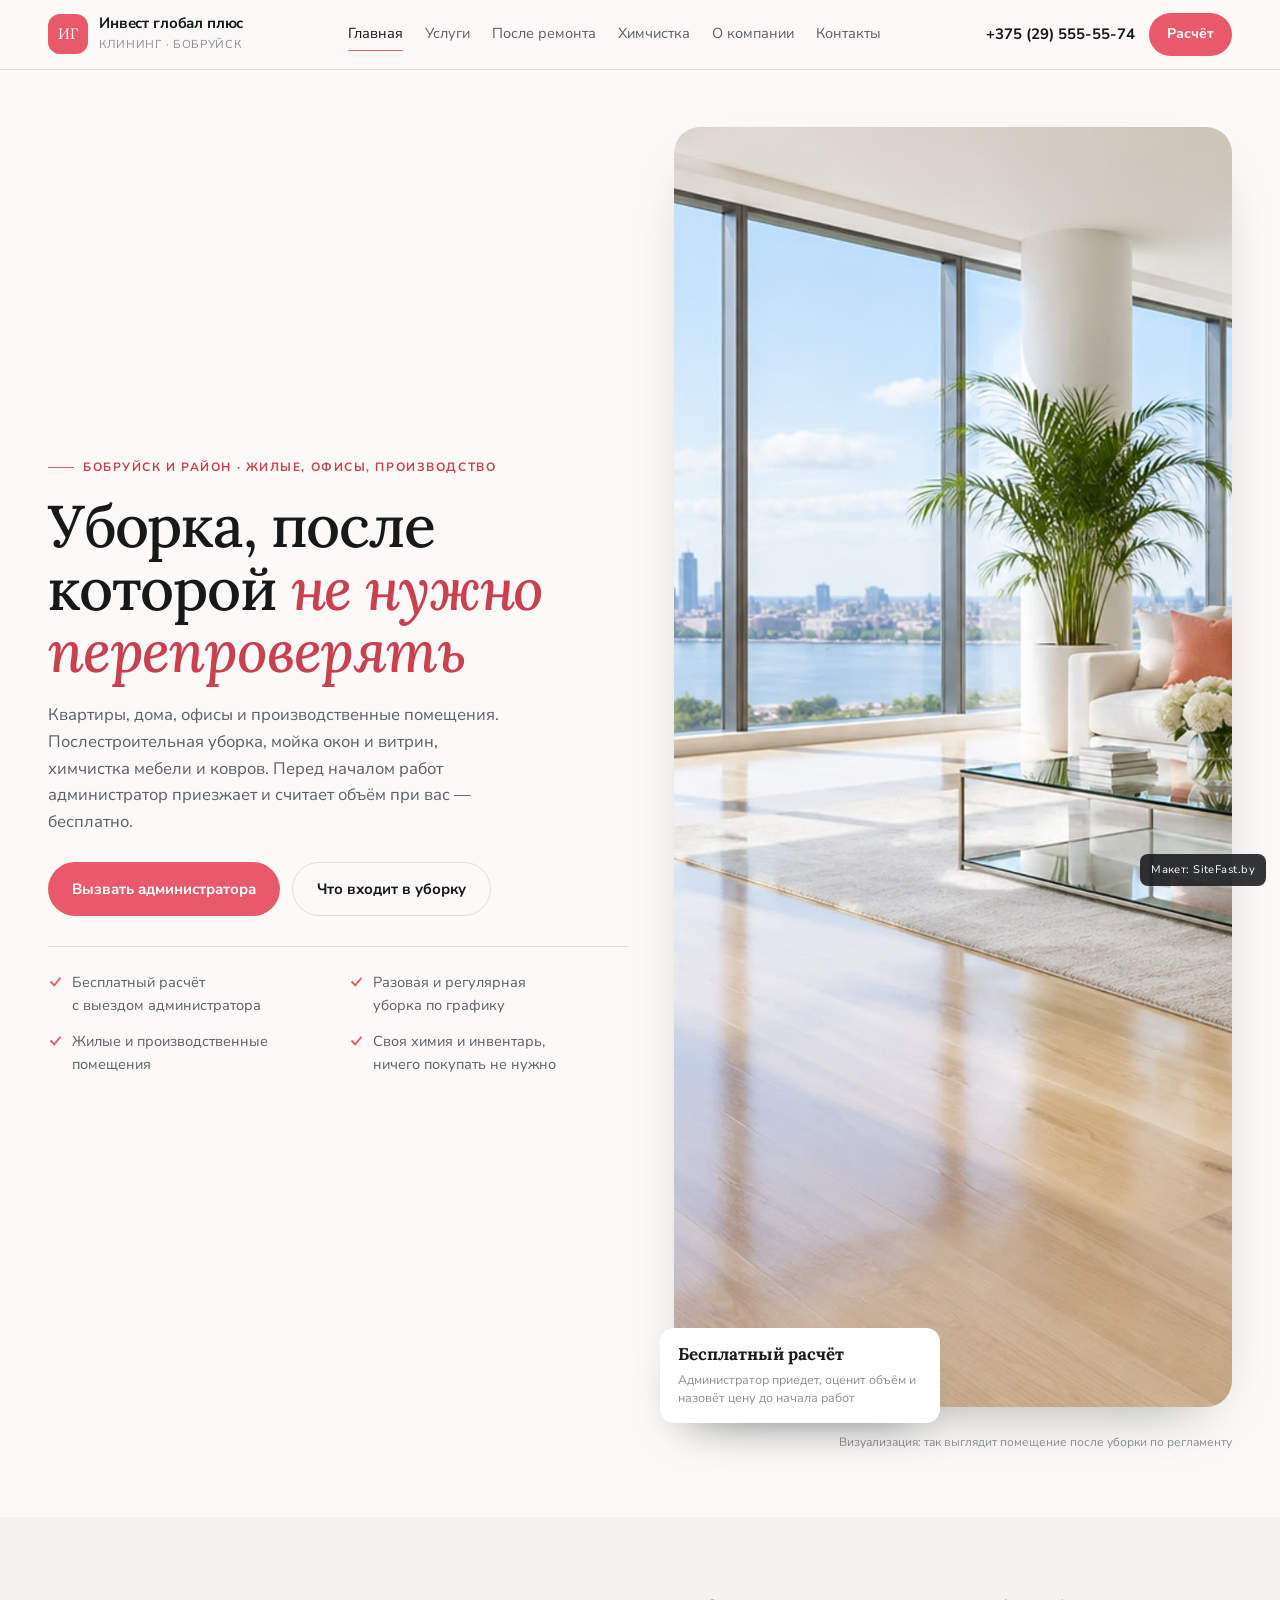
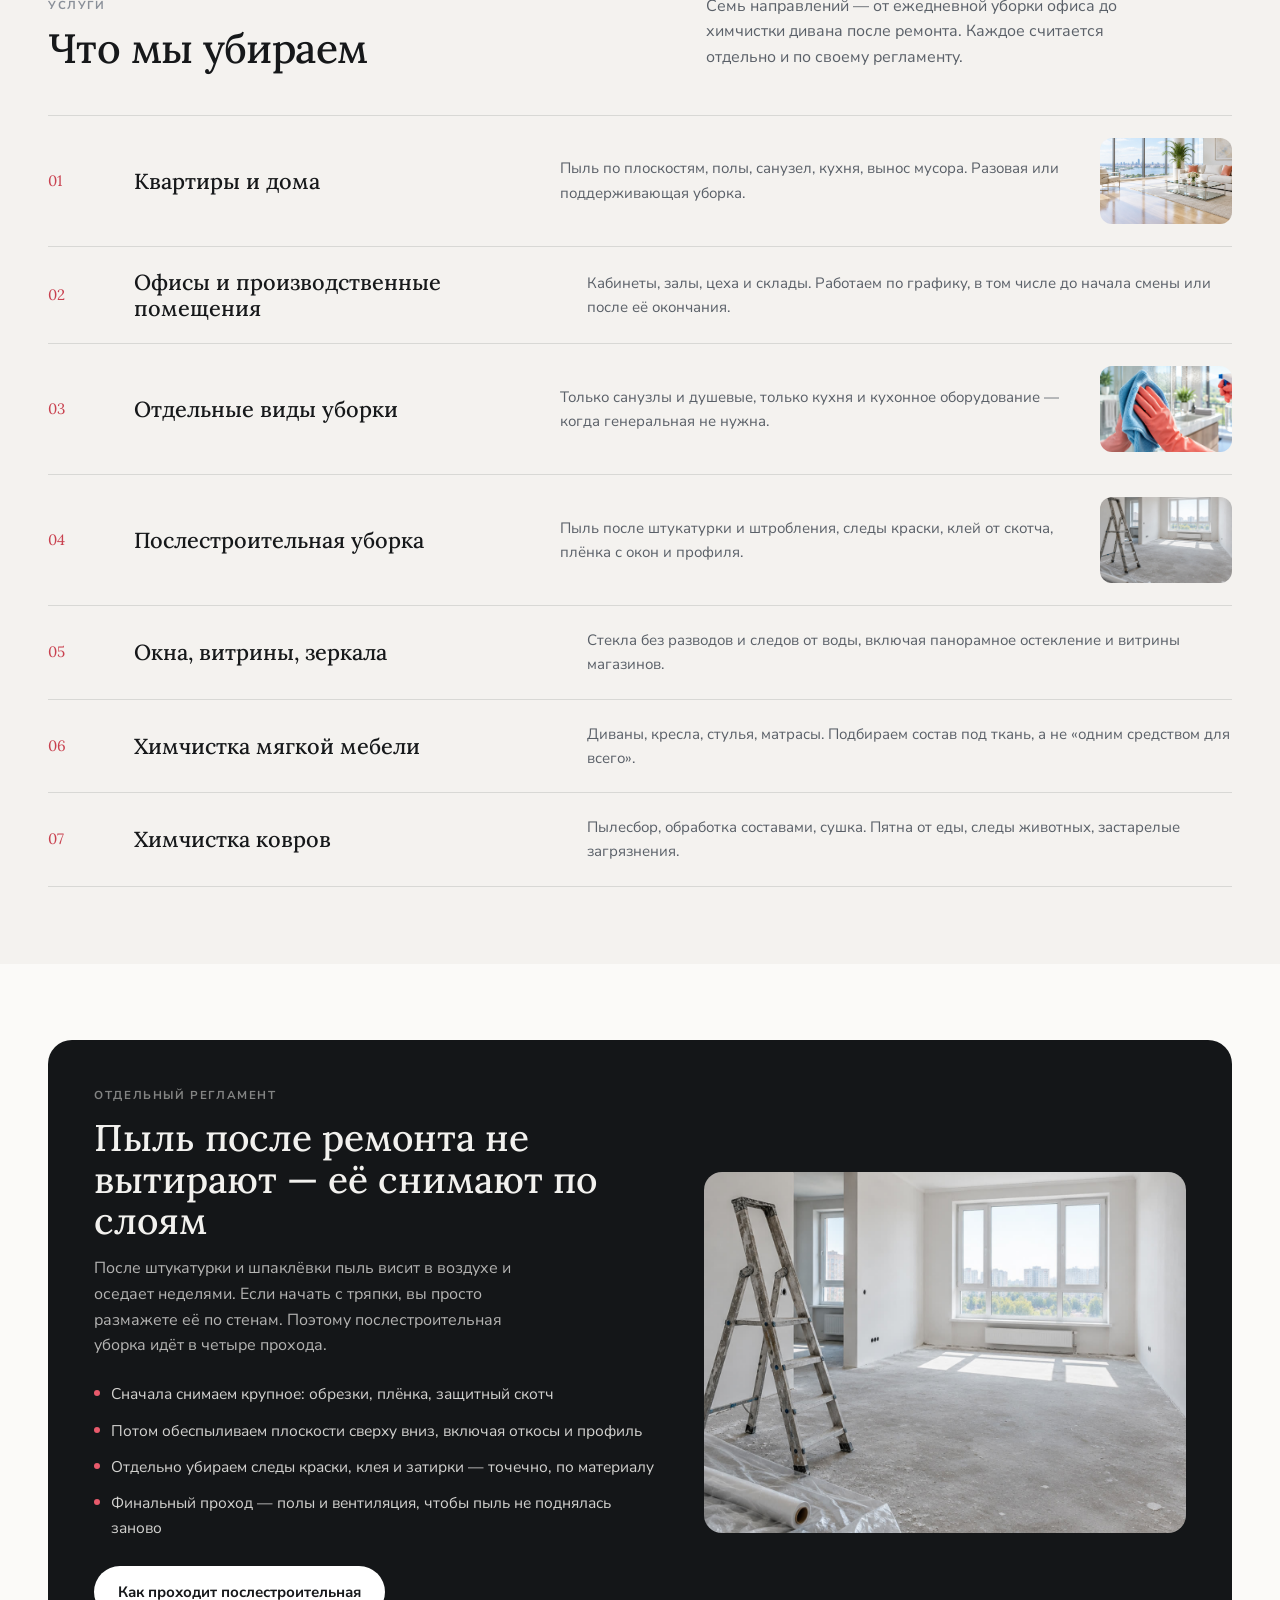
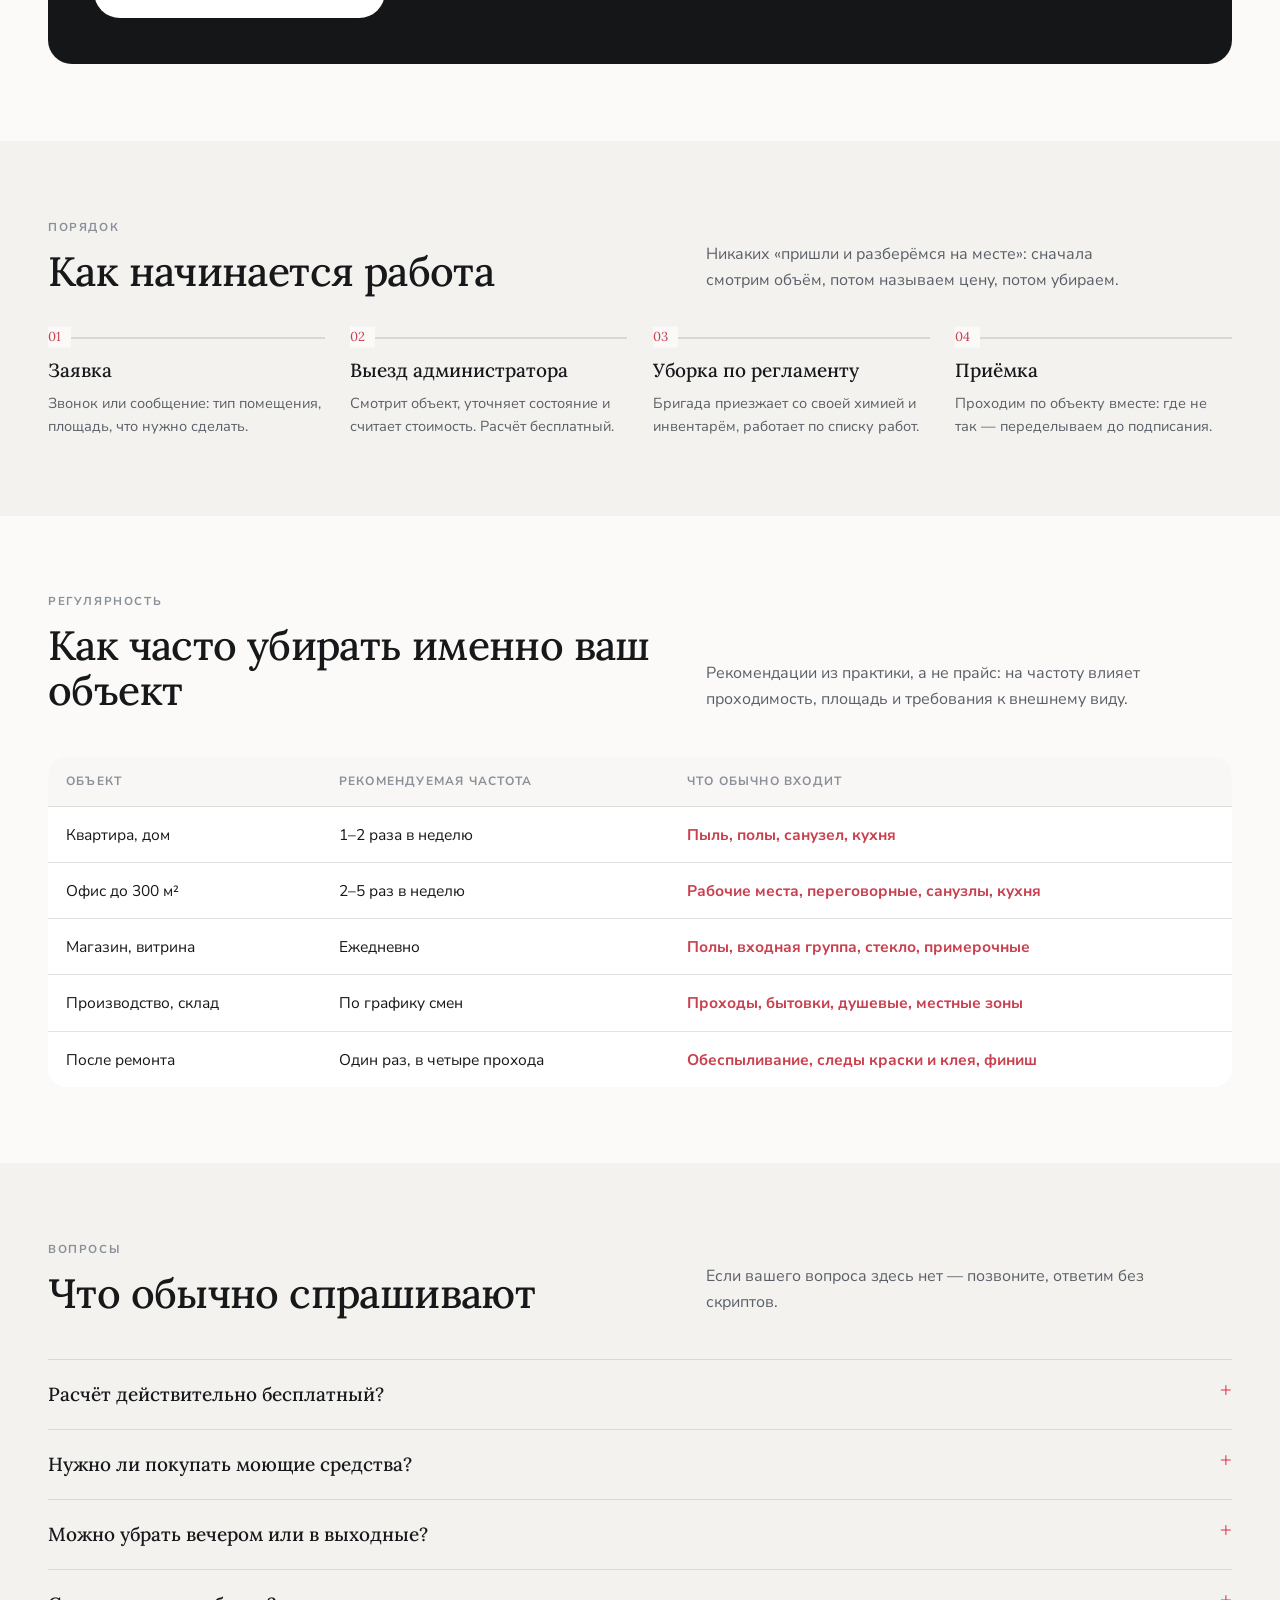
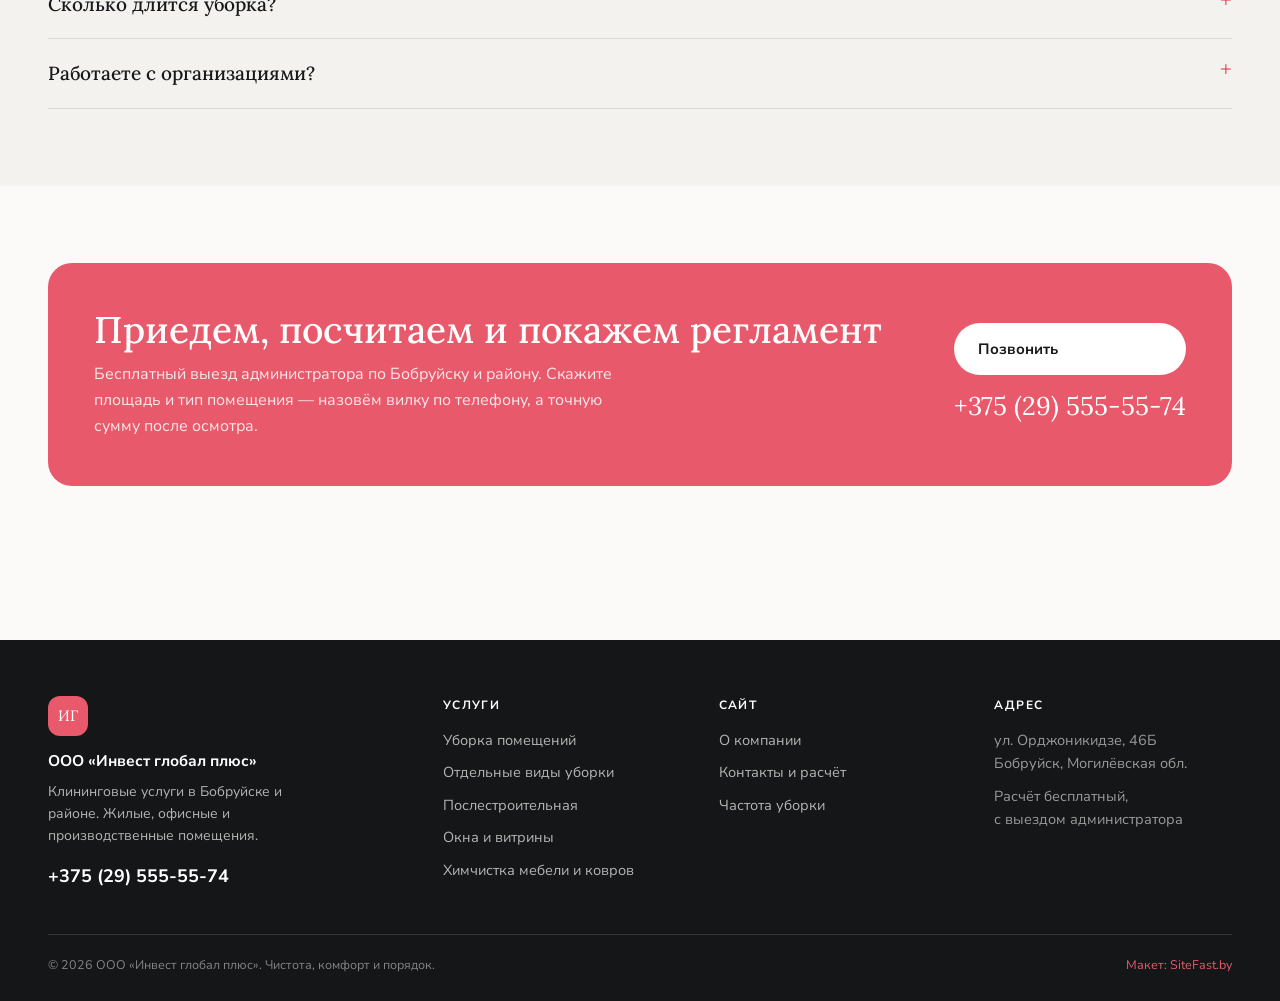
<file: index.html>
<!DOCTYPE html>
<html lang="ru">
<head>
<meta charset="UTF-8">
<meta name="viewport" content="width=device-width, initial-scale=1.0">
<title>Клининговые услуги в Бобруйске — ООО «Инвест глобал плюс»</title>
<meta name="description" content="Уборка квартир, офисов и производственных помещений в Бобруйске. Послестроительная уборка, мойка окон и витрин, химчистка мебели и ковров. Бесплатный расчёт с выездом администратора.">
<link rel="preconnect" href="https://fonts.googleapis.com">
<link rel="preconnect" href="https://fonts.gstatic.com" crossorigin>
<link href="https://fonts.googleapis.com/css2?family=Lora:ital,wght@0,400;0,500;0,600;1,400&family=Nunito+Sans:wght@300;400;600;700&display=swap" rel="stylesheet">
<link rel="stylesheet" href="assets/site.css">
</head>
<body>
<a class="skip" href="#main">К содержанию</a>
<header class="top">
  <div class="wrap bar">
    <a class="brand" href="index.html"><span class="brand__mark">ИГ</span><span class="brand__txt"><b>Инвест глобал плюс</b><i>клининг · Бобруйск</i></span></a>
    <nav class="nav" id="nav"><a href="index.html" class="on">Главная</a><a href="uslugi.html">Услуги</a><a href="posle-remonta.html">После ремонта</a><a href="himchistka.html">Химчистка</a><a href="about.html">О компании</a><a href="contacts.html">Контакты</a></nav>
    <div class="top__act">
      <a class="tel" href="tel:+375295555574">+375 (29) 555-55-74</a>
      <a class="btn btn--sm" href="contacts.html">Расчёт</a>
      <button class="burger" id="burger" aria-label="Меню" aria-expanded="false"><span></span><span></span></button>
    </div>
  </div>
</header>
<main id="main">
<section class="hero"><div class="wrap"><div class="hero__g">
  <div>
    <div class="eyebrow">Бобруйск и район · жилые, офисы, производство</div>
    <h1>Уборка, после которой <em>не нужно перепроверять</em></h1>
    <p class="hero__sub">Квартиры, дома, офисы и производственные помещения. Послестроительная уборка, мойка окон и витрин, химчистка мебели и ковров. Перед началом работ администратор приезжает и считает объём при вас — бесплатно.</p>
    <div class="hero__cta">
      <a class="btn" href="tel:+375295555574">Вызвать администратора</a>
      <a class="btn btn--ghost" href="uslugi.html">Что входит в уборку</a>
    </div>
    <ul class="hero__trust">
      <li><svg width="15" height="15" viewBox="0 0 24 24" fill="none" stroke="#E85A6B" stroke-width="3"><path d="M4 12l6 6L20 6"/></svg><span>Бесплатный расчёт<br>с выездом администратора</span></li>
      <li><svg width="15" height="15" viewBox="0 0 24 24" fill="none" stroke="#E85A6B" stroke-width="3"><path d="M4 12l6 6L20 6"/></svg><span>Разовая и регулярная<br>уборка по графику</span></li>
      <li><svg width="15" height="15" viewBox="0 0 24 24" fill="none" stroke="#E85A6B" stroke-width="3"><path d="M4 12l6 6L20 6"/></svg><span>Жилые и производственные<br>помещения</span></li>
      <li><svg width="15" height="15" viewBox="0 0 24 24" fill="none" stroke="#E85A6B" stroke-width="3"><path d="M4 12l6 6L20 6"/></svg><span>Своя химия и инвентарь,<br>ничего покупать не нужно</span></li>
    </ul>
  </div>
  <div class="hero__fig">
    <img src="assets/hero.jpg" alt="Гостиная после профессиональной уборки" width="1600" height="1280">
    <div class="hero__offer"><b>Бесплатный расчёт</b><span>Администратор приедет, оценит объём и назовёт цену до начала работ</span></div>
  </div>
</div>
<p class="hero__cap">Визуализация: так выглядит помещение после уборки по регламенту</p>
</div></section><section class="sec sec--tint" id="svc"><div class="wrap">
  <div class="hed"><div><div class="micro">Услуги</div><h2>Что мы убираем</h2></div>
  <p>Семь направлений — от ежедневной уборки офиса до химчистки дивана после ремонта. Каждое считается отдельно и по своему регламенту.</p></div>
  <div class="svc">
    <a class="svc__row" href="uslugi.html#home"><span class="svc__n">01</span><span class="svc__t">Квартиры и дома</span><span class="svc__d">Пыль по плоскостям, полы, санузел, кухня, вынос мусора. Разовая или поддерживающая уборка.</span><img class="svc__img" src="assets/hero.jpg" alt="" loading="lazy"></a>
    <a class="svc__row svc__row--noimg" href="uslugi.html#prod"><span class="svc__n">02</span><span class="svc__t">Офисы и производственные помещения</span><span class="svc__d">Кабинеты, залы, цеха и склады. Работаем по графику, в том числе до начала смены или после её окончания.</span></a>
    <a class="svc__row" href="uslugi.html#single"><span class="svc__n">03</span><span class="svc__t">Отдельные виды уборки</span><span class="svc__d">Только санузлы и душевые, только кухня и кухонное оборудование — когда генеральная не нужна.</span><img class="svc__img" src="assets/process.jpg" alt="" loading="lazy"></a>
    <a class="svc__row" href="posle-remonta.html"><span class="svc__n">04</span><span class="svc__t">Послестроительная уборка</span><span class="svc__d">Пыль после штукатурки и штробления, следы краски, клей от скотча, плёнка с окон и профиля.</span><img class="svc__img" src="assets/remont.jpg" alt="" loading="lazy"></a>
    <a class="svc__row svc__row--noimg" href="uslugi.html#glass"><span class="svc__n">05</span><span class="svc__t">Окна, витрины, зеркала</span><span class="svc__d">Стекла без разводов и следов от воды, включая панорамное остекление и витрины магазинов.</span></a>
    <a class="svc__row svc__row--noimg" href="himchistka.html"><span class="svc__n">06</span><span class="svc__t">Химчистка мягкой мебели</span><span class="svc__d">Диваны, кресла, стулья, матрасы. Подбираем состав под ткань, а не «одним средством для всего».</span></a>
    <a class="svc__row svc__row--noimg" href="himchistka.html#carpets"><span class="svc__n">07</span><span class="svc__t">Химчистка ковров</span><span class="svc__d">Пылесбор, обработка составами, сушка. Пятна от еды, следы животных, застарелые загрязнения.</span></a>
  </div>
</div></section><section class="sec"><div class="wrap"><div class="dark">
  <div>
    <div class="micro">Отдельный регламент</div>
    <h2>Пыль после ремонта не вытирают — её снимают по слоям</h2>
    <p>После штукатурки и шпаклёвки пыль висит в воздухе и оседает неделями. Если начать с тряпки, вы просто размажете её по стенам. Поэтому послестроительная уборка идёт в четыре прохода.</p>
    <ul>
      <li>Сначала снимаем крупное: обрезки, плёнка, защитный скотч</li>
      <li>Потом обеспыливаем плоскости сверху вниз, включая откосы и профиль</li>
      <li>Отдельно убираем следы краски, клея и затирки — точечно, по материалу</li>
      <li>Финальный проход — полы и вентиляция, чтобы пыль не поднялась заново</li>
    </ul>
    <div class="dark__act"><a class="btn btn--light" href="posle-remonta.html">Как проходит послестроительная</a></div>
  </div>
  <img src="assets/remont.jpg" alt="Помещение после ремонта перед уборкой" loading="lazy">
</div></div></section><section class="sec sec--tint"><div class="wrap">
  <div class="hed"><div><div class="micro">Порядок</div><h2>Как начинается работа</h2></div>
  <p>Никаких «пришли и разберёмся на месте»: сначала смотрим объём, потом называем цену, потом убираем.</p></div>
  <div class="steps">
    <div class="step"><h3>Заявка</h3><p>Звонок или сообщение: тип помещения, площадь, что нужно сделать.</p></div>
    <div class="step"><h3>Выезд администратора</h3><p>Смотрит объект, уточняет состояние и считает стоимость. Расчёт бесплатный.</p></div>
    <div class="step"><h3>Уборка по регламенту</h3><p>Бригада приезжает со своей химией и инвентарём, работает по списку работ.</p></div>
    <div class="step"><h3>Приёмка</h3><p>Проходим по объекту вместе: где не так — переделываем до подписания.</p></div>
  </div>
</div></section><section class="sec" id="freq"><div class="wrap">
  <div class="hed"><div><div class="micro">Регулярность</div><h2>Как часто убирать именно ваш объект</h2></div>
  <p>Рекомендации из практики, а не прайс: на частоту влияет проходимость, площадь и требования к внешнему виду.</p></div>
  <div class="tblWrap"><table class="freq">
    <thead><tr><th>Объект</th><th>Рекомендуемая частота</th><th>Что обычно входит</th></tr></thead>
    <tbody>
      <tr><td>Квартира, дом</td><td>1–2 раза в неделю</td><td>Пыль, полы, санузел, кухня</td></tr>
      <tr><td>Офис до 300 м²</td><td>2–5 раз в неделю</td><td>Рабочие места, переговорные, санузлы, кухня</td></tr>
      <tr><td>Магазин, витрина</td><td>Ежедневно</td><td>Полы, входная группа, стекло, примерочные</td></tr>
      <tr><td>Производство, склад</td><td>По графику смен</td><td>Проходы, бытовки, душевые, местные зоны</td></tr>
      <tr><td>После ремонта</td><td>Один раз, в четыре прохода</td><td>Обеспыливание, следы краски и клея, финиш</td></tr>
    </tbody>
  </table></div>
</div></section><section class="sec sec--tint" id="qa"><div class="wrap">
  <div class="hed"><div><div class="micro">Вопросы</div><h2>Что обычно спрашивают</h2></div>
  <p>Если вашего вопроса здесь нет — позвоните, ответим без скриптов.</p></div>
  <div class="qa">
    <details><summary>Расчёт действительно бесплатный?</summary><p>Да. Администратор приезжает на объект, оценивает площадь и состояние, после этого называет стоимость. Выезд и расчёт ничего не стоят и не обязывают заказывать уборку.</p></details>
    <details><summary>Нужно ли покупать моющие средства?</summary><p>Нет. Мы приезжаем со своей химией и инвентарём. Если у вас есть требование по конкретным составам — например, для техники или деликатных поверхностей — скажите заранее, подберём.</p></details>
    <details><summary>Можно убрать вечером или в выходные?</summary><p>Да, для офисов и магазинов это обычная практика: убираем до открытия или после закрытия, чтобы не мешать работе. Конкретное время согласовываем при расчёте.</p></details>
    <details><summary>Сколько длится уборка?</summary><p>Зависит от площади и состояния. Квартиру делаем обычно за один выезд, производственные помещения — по графику. Точное время администратор назовёт после осмотра.</p></details>
    <details><summary>Работаете с организациями?</summary><p>Да, мы ООО. Обслуживаем офисы, магазины и производственные помещения, в том числе по регулярному графику. Условия и документы обсуждаются при заключении договора.</p></details>
  </div>
</div></section><section class="sec"><div class="wrap"><div class="cta">
  <div><h2>Приедем, посчитаем и покажем регламент</h2><p>Бесплатный выезд администратора по Бобруйску и району. Скажите площадь и тип помещения — назовём вилку по телефону, а точную сумму после осмотра.</p></div>
  <div class="cta__b"><a class="btn btn--light" href="tel:+375295555574">Позвонить</a><a class="cta__phone" href="tel:+375295555574">+375 (29) 555-55-74</a></div>
</div></div></section>
</main>
<footer class="foot">
  <div class="wrap">
    <div class="foot__grid">
      <div class="foot__brand">
        <div class="brand__mark">ИГ</div>
        <b>ООО «Инвест глобал плюс»</b>
        <p>Клининговые услуги в Бобруйске и районе. Жилые, офисные и производственные помещения.</p>
        <a class="tel tel--foot" href="tel:+375295555574">+375 (29) 555-55-74</a>
      </div>
      <div><h4>Услуги</h4><ul>
        <li><a href="uslugi.html">Уборка помещений</a></li>
        <li><a href="uslugi.html#single">Отдельные виды уборки</a></li>
        <li><a href="posle-remonta.html">Послестроительная</a></li>
        <li><a href="uslugi.html#glass">Окна и витрины</a></li>
        <li><a href="himchistka.html">Химчистка мебели и ковров</a></li>
      </ul></div>
      <div><h4>Сайт</h4><ul>
        <li><a href="about.html">О компании</a></li>
        <li><a href="contacts.html">Контакты и расчёт</a></li>
        <li><a href="uslugi.html#freq">Частота уборки</a></li>
      </ul></div>
      <div><h4>Адрес</h4><ul class="foot__addr">
        <li>ул. Орджоникидзе, 46Б<br>Бобруйск, Могилёвская обл.</li>
        <li>Расчёт бесплатный,<br>с выездом администратора</li>
      </ul></div>
    </div>
    <div class="foot__bottom">
      <span>© 2026 ООО «Инвест глобал плюс». Чистота, комфорт и порядок.</span>
      <span class="wm">Макет: SiteFast.by</span>
    </div>
  </div>
</footer>
<div class="stamp">Макет: SiteFast.by</div>
<script src="assets/site.js"></script>
</body>
</html>
</file>
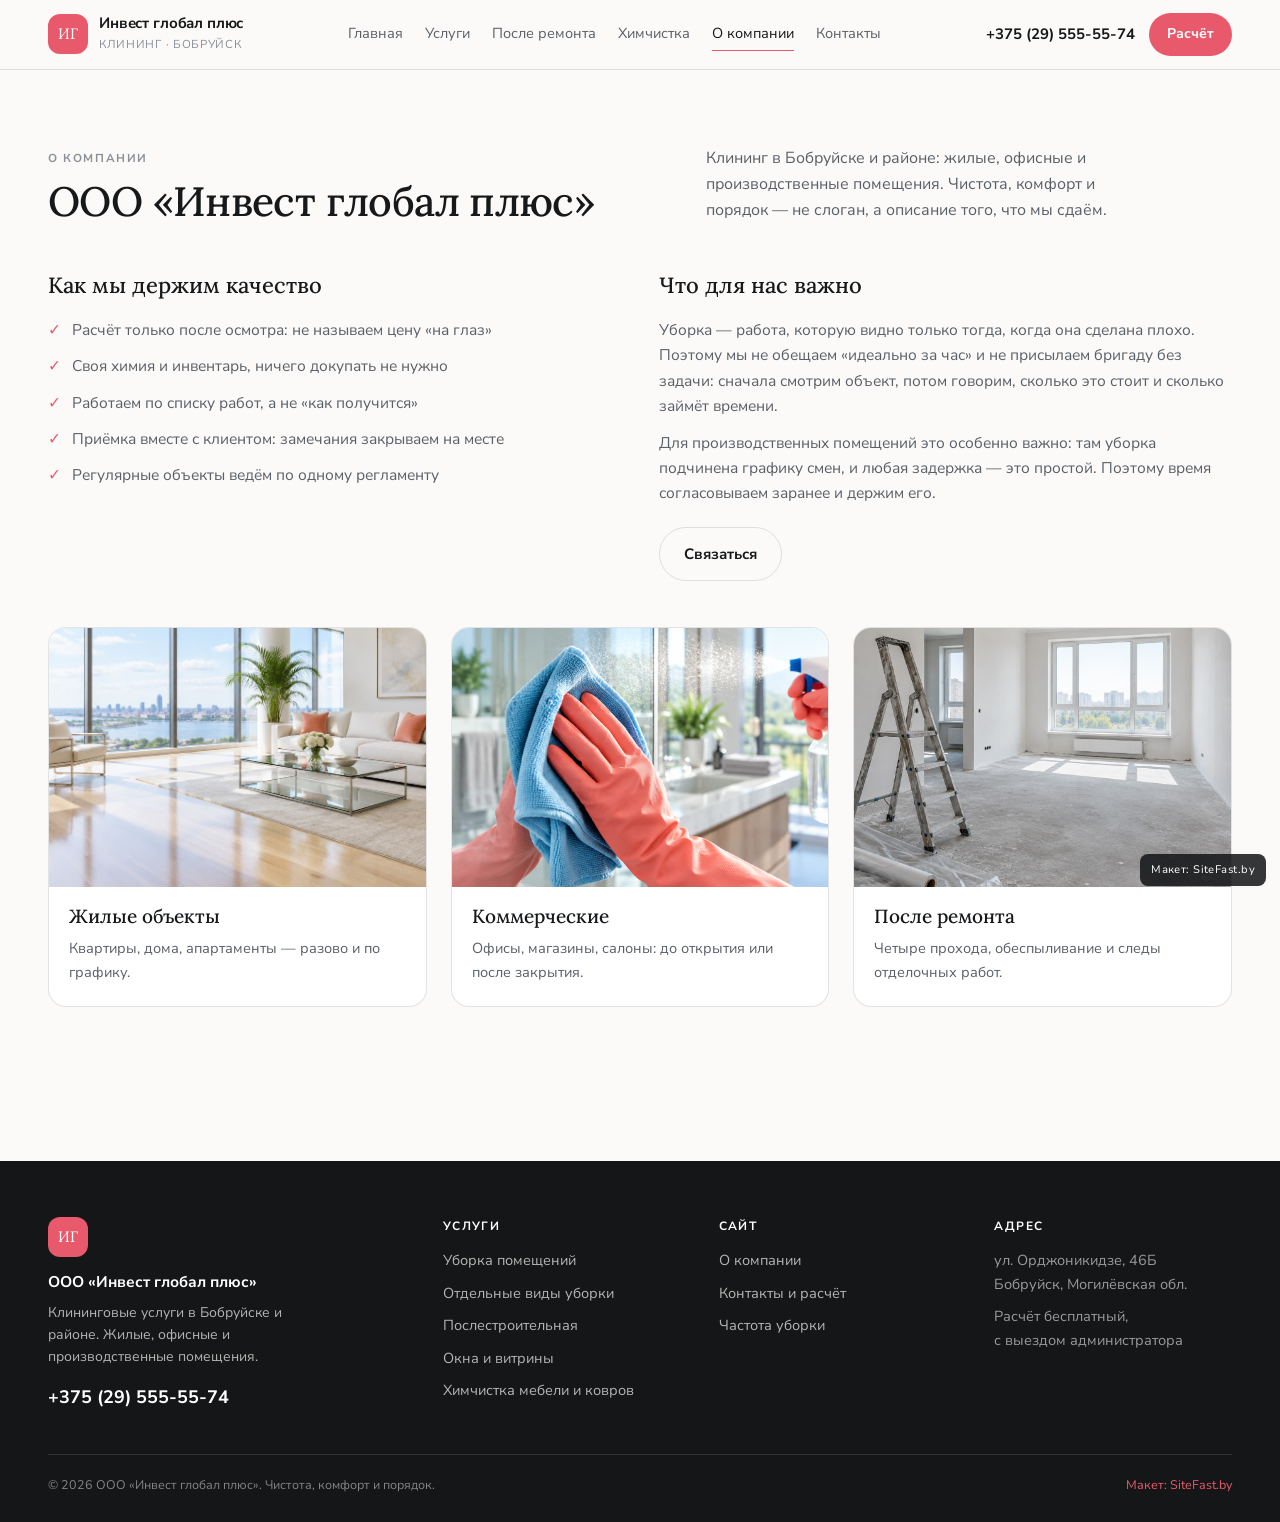
<file: about.html>
<!DOCTYPE html>
<html lang="ru">
<head>
<meta charset="UTF-8">
<meta name="viewport" content="width=device-width, initial-scale=1.0">
<title>О компании — ООО «Инвест глобал плюс», клининг в Бобруйске</title>
<meta name="description" content="ООО «Инвест глобал плюс»: клининговые услуги в Бобруйске и районе. Как держим качество и что для нас важно.">
<link rel="preconnect" href="https://fonts.googleapis.com">
<link rel="preconnect" href="https://fonts.gstatic.com" crossorigin>
<link href="https://fonts.googleapis.com/css2?family=Lora:ital,wght@0,400;0,500;0,600;1,400&family=Nunito+Sans:wght@300;400;600;700&display=swap" rel="stylesheet">
<link rel="stylesheet" href="assets/site.css">
</head>
<body>
<a class="skip" href="#main">К содержанию</a>
<header class="top">
  <div class="wrap bar">
    <a class="brand" href="index.html"><span class="brand__mark">ИГ</span><span class="brand__txt"><b>Инвест глобал плюс</b><i>клининг · Бобруйск</i></span></a>
    <nav class="nav" id="nav"><a href="index.html">Главная</a><a href="uslugi.html">Услуги</a><a href="posle-remonta.html">После ремонта</a><a href="himchistka.html">Химчистка</a><a href="about.html" class="on">О компании</a><a href="contacts.html">Контакты</a></nav>
    <div class="top__act">
      <a class="tel" href="tel:+375295555574">+375 (29) 555-55-74</a>
      <a class="btn btn--sm" href="contacts.html">Расчёт</a>
      <button class="burger" id="burger" aria-label="Меню" aria-expanded="false"><span></span><span></span></button>
    </div>
  </div>
</header>
<main id="main">
<section class="sec"><div class="wrap">
  <div class="hed"><div><div class="micro">О компании</div><h2>ООО «Инвест глобал плюс»</h2></div>
  <p>Клининг в Бобруйске и районе: жилые, офисные и производственные помещения. Чистота, комфорт и порядок — не слоган, а описание того, что мы сдаём.</p></div>
  <div class="cols2">
    <div><h3 style="font-family:var(--serif);font-size:22px;font-weight:500">Как мы держим качество</h3>
      <ul class="check" style="margin-top:14px"><li>Расчёт только после осмотра: не называем цену «на глаз»</li><li>Своя химия и инвентарь, ничего докупать не нужно</li><li>Работаем по списку работ, а не «как получится»</li><li>Приёмка вместе с клиентом: замечания закрываем на месте</li><li>Регулярные объекты ведём по одному регламенту</li></ul></div>
    <div><h3 style="font-family:var(--serif);font-size:22px;font-weight:500">Что для нас важно</h3>
      <p style="color:var(--ink2);margin-top:14px;font-size:15.5px">Уборка — работа, которую видно только тогда, когда она сделана плохо. Поэтому мы не обещаем «идеально за час» и не присылаем бригаду без задачи: сначала смотрим объект, потом говорим, сколько это стоит и сколько займёт времени.</p>
      <p style="color:var(--ink2);margin-top:12px;font-size:15.5px">Для производственных помещений это особенно важно: там уборка подчинена графику смен, и любая задержка — это простой. Поэтому время согласовываем заранее и держим его.</p>
      <div style="margin-top:22px"><a class="btn btn--ghost" href="contacts.html">Связаться</a></div></div>
  </div>
  <div class="tiles" style="margin-top:clamp(26px,3.6vw,50px)">
    <article class="tile"><img src="assets/hero.jpg" alt="Жилое помещение" loading="lazy"><div class="tile__b"><h3>Жилые объекты</h3><p>Квартиры, дома, апартаменты — разово и по графику.</p></div></article>
    <article class="tile"><img src="assets/process.jpg" alt="Уборка поверхностей" loading="lazy"><div class="tile__b"><h3>Коммерческие</h3><p>Офисы, магазины, салоны: до открытия или после закрытия.</p></div></article>
    <article class="tile"><img src="assets/remont.jpg" alt="Объект после ремонта" loading="lazy"><div class="tile__b"><h3>После ремонта</h3><p>Четыре прохода, обеспыливание и следы отделочных работ.</p></div></article>
  </div>
</div></section>
</main>
<footer class="foot">
  <div class="wrap">
    <div class="foot__grid">
      <div class="foot__brand">
        <div class="brand__mark">ИГ</div>
        <b>ООО «Инвест глобал плюс»</b>
        <p>Клининговые услуги в Бобруйске и районе. Жилые, офисные и производственные помещения.</p>
        <a class="tel tel--foot" href="tel:+375295555574">+375 (29) 555-55-74</a>
      </div>
      <div><h4>Услуги</h4><ul>
        <li><a href="uslugi.html">Уборка помещений</a></li>
        <li><a href="uslugi.html#single">Отдельные виды уборки</a></li>
        <li><a href="posle-remonta.html">Послестроительная</a></li>
        <li><a href="uslugi.html#glass">Окна и витрины</a></li>
        <li><a href="himchistka.html">Химчистка мебели и ковров</a></li>
      </ul></div>
      <div><h4>Сайт</h4><ul>
        <li><a href="about.html">О компании</a></li>
        <li><a href="contacts.html">Контакты и расчёт</a></li>
        <li><a href="uslugi.html#freq">Частота уборки</a></li>
      </ul></div>
      <div><h4>Адрес</h4><ul class="foot__addr">
        <li>ул. Орджоникидзе, 46Б<br>Бобруйск, Могилёвская обл.</li>
        <li>Расчёт бесплатный,<br>с выездом администратора</li>
      </ul></div>
    </div>
    <div class="foot__bottom">
      <span>© 2026 ООО «Инвест глобал плюс». Чистота, комфорт и порядок.</span>
      <span class="wm">Макет: SiteFast.by</span>
    </div>
  </div>
</footer>
<div class="stamp">Макет: SiteFast.by</div>
<script src="assets/site.js"></script>
</body>
</html>
</file>
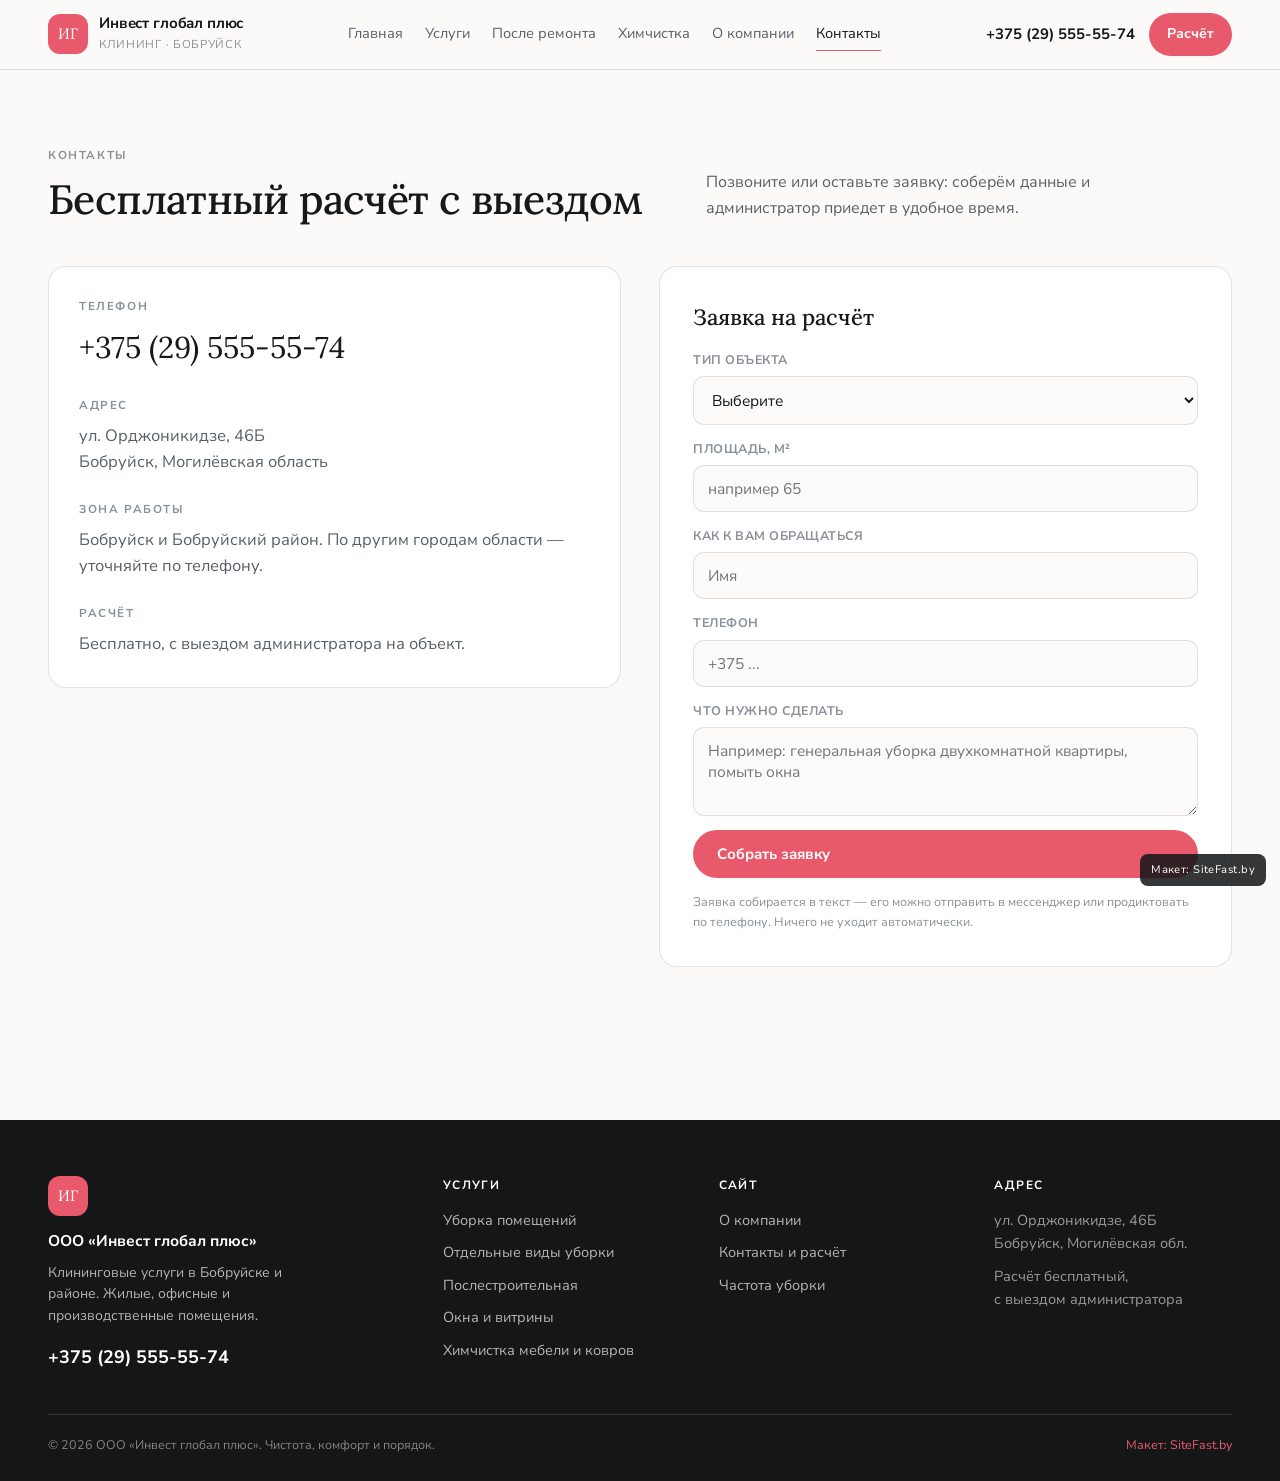
<file: contacts.html>
<!DOCTYPE html>
<html lang="ru">
<head>
<meta charset="UTF-8">
<meta name="viewport" content="width=device-width, initial-scale=1.0">
<title>Контакты и бесплатный расчёт — клининг Бобруйск | Инвест глобал плюс</title>
<meta name="description" content="Телефон, адрес в Бобруйске и заявка на бесплатный расчёт с выездом администратора.">
<link rel="preconnect" href="https://fonts.googleapis.com">
<link rel="preconnect" href="https://fonts.gstatic.com" crossorigin>
<link href="https://fonts.googleapis.com/css2?family=Lora:ital,wght@0,400;0,500;0,600;1,400&family=Nunito+Sans:wght@300;400;600;700&display=swap" rel="stylesheet">
<link rel="stylesheet" href="assets/site.css">
</head>
<body>
<a class="skip" href="#main">К содержанию</a>
<header class="top">
  <div class="wrap bar">
    <a class="brand" href="index.html"><span class="brand__mark">ИГ</span><span class="brand__txt"><b>Инвест глобал плюс</b><i>клининг · Бобруйск</i></span></a>
    <nav class="nav" id="nav"><a href="index.html">Главная</a><a href="uslugi.html">Услуги</a><a href="posle-remonta.html">После ремонта</a><a href="himchistka.html">Химчистка</a><a href="about.html">О компании</a><a href="contacts.html" class="on">Контакты</a></nav>
    <div class="top__act">
      <a class="tel" href="tel:+375295555574">+375 (29) 555-55-74</a>
      <a class="btn btn--sm" href="contacts.html">Расчёт</a>
      <button class="burger" id="burger" aria-label="Меню" aria-expanded="false"><span></span><span></span></button>
    </div>
  </div>
</header>
<main id="main">
<section class="sec"><div class="wrap">
  <div class="hed"><div><div class="micro">Контакты</div><h2>Бесплатный расчёт с выездом</h2></div>
  <p>Позвоните или оставьте заявку: соберём данные и администратор приедет в удобное время.</p></div>
  <div class="cols2" style="align-items:start">
    <div>
      <div style="background:#fff;border:1px solid var(--line);border-radius:var(--r);padding:clamp(20px,2.6vw,30px)">
        <div class="micro">Телефон</div>
        <a href="tel:+375295555574" style="font-family:var(--serif);font-size:clamp(22px,2.4vw,30px);display:block;margin-top:8px">+375 (29) 555-55-74</a>
        <div class="micro" style="margin-top:24px">Адрес</div>
        <p style="color:var(--ink2);margin-top:8px">ул. Орджоникидзе, 46Б<br>Бобруйск, Могилёвская область</p>
        <div class="micro" style="margin-top:24px">Зона работы</div>
        <p style="color:var(--ink2);margin-top:8px">Бобруйск и Бобруйский район. По другим городам области — уточняйте по телефону.</p>
        <div class="micro" style="margin-top:24px">Расчёт</div>
        <p style="color:var(--ink2);margin-top:8px">Бесплатно, с выездом администратора на объект.</p>
      </div>
    </div>
    <form class="form" id="reqForm" novalidate>
      <h3>Заявка на расчёт</h3>
      <div class="field" id="f-type"><label for="q-type">Тип объекта</label>
        <select id="q-type"><option value="">Выберите</option><option>Квартира</option><option>Дом</option><option>Офис</option><option>Магазин</option><option>Производство / склад</option><option>После ремонта</option><option>Химчистка мебели</option></select></div>
      <div class="field" id="f-area"><label for="q-area">Площадь, м²</label><input id="q-area" type="text" inputmode="numeric" placeholder="например 65"></div>
      <div class="field" id="f-name"><label for="q-name">Как к вам обращаться</label><input id="q-name" type="text" placeholder="Имя"></div>
      <div class="field" id="f-tel"><label for="q-tel">Телефон</label><input id="q-tel" type="tel" placeholder="+375 ..."></div>
      <div class="field"><label for="q-note">Что нужно сделать</label><textarea id="q-note" rows="3" placeholder="Например: генеральная уборка двухкомнатной квартиры, помыть окна"></textarea></div>
      <button class="btn" type="submit">Собрать заявку</button>
      <p class="form__note">Заявка собирается в текст — его можно отправить в мессенджер или продиктовать по телефону. Ничего не уходит автоматически.</p>
      <div class="toast" id="toast">Заявка скопирована. Отправьте её в удобный мессенджер или позвоните: +375 (29) 555-55-74</div>
    </form>
  </div>
</div></section>
</main>
<footer class="foot">
  <div class="wrap">
    <div class="foot__grid">
      <div class="foot__brand">
        <div class="brand__mark">ИГ</div>
        <b>ООО «Инвест глобал плюс»</b>
        <p>Клининговые услуги в Бобруйске и районе. Жилые, офисные и производственные помещения.</p>
        <a class="tel tel--foot" href="tel:+375295555574">+375 (29) 555-55-74</a>
      </div>
      <div><h4>Услуги</h4><ul>
        <li><a href="uslugi.html">Уборка помещений</a></li>
        <li><a href="uslugi.html#single">Отдельные виды уборки</a></li>
        <li><a href="posle-remonta.html">Послестроительная</a></li>
        <li><a href="uslugi.html#glass">Окна и витрины</a></li>
        <li><a href="himchistka.html">Химчистка мебели и ковров</a></li>
      </ul></div>
      <div><h4>Сайт</h4><ul>
        <li><a href="about.html">О компании</a></li>
        <li><a href="contacts.html">Контакты и расчёт</a></li>
        <li><a href="uslugi.html#freq">Частота уборки</a></li>
      </ul></div>
      <div><h4>Адрес</h4><ul class="foot__addr">
        <li>ул. Орджоникидзе, 46Б<br>Бобруйск, Могилёвская обл.</li>
        <li>Расчёт бесплатный,<br>с выездом администратора</li>
      </ul></div>
    </div>
    <div class="foot__bottom">
      <span>© 2026 ООО «Инвест глобал плюс». Чистота, комфорт и порядок.</span>
      <span class="wm">Макет: SiteFast.by</span>
    </div>
  </div>
</footer>
<div class="stamp">Макет: SiteFast.by</div>
<script src="assets/site.js"></script>
</body>
</html>
</file>
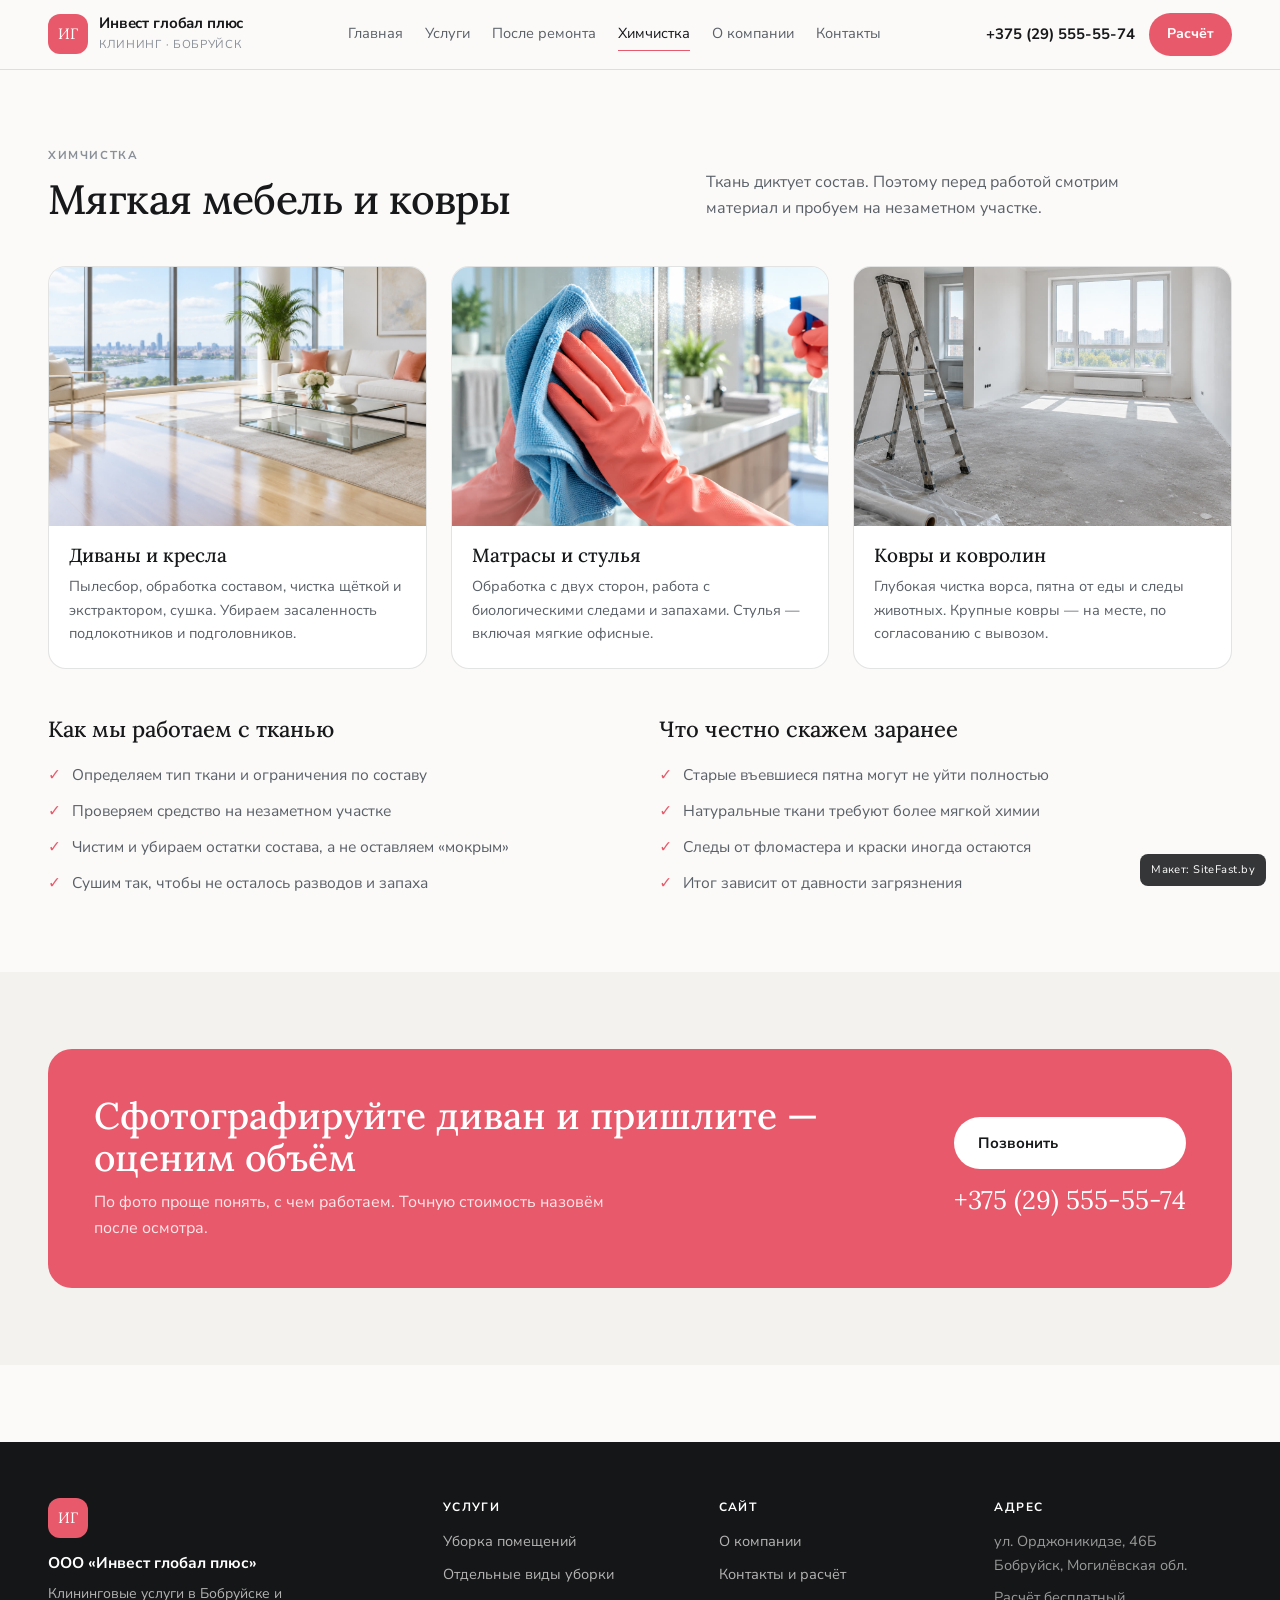
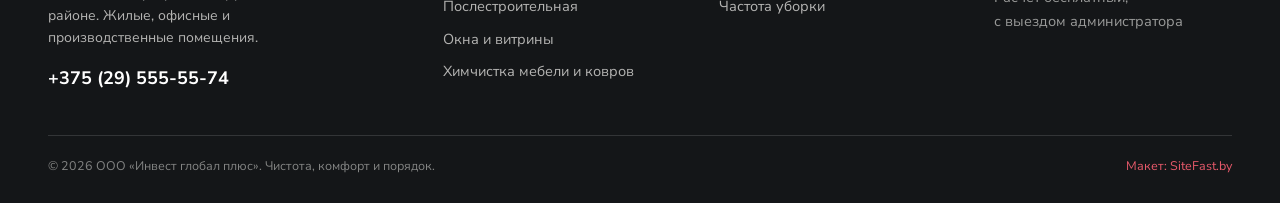
<file: himchistka.html>
<!DOCTYPE html>
<html lang="ru">
<head>
<meta charset="UTF-8">
<meta name="viewport" content="width=device-width, initial-scale=1.0">
<title>Химчистка мягкой мебели и ковров в Бобруйске | Инвест глобал плюс</title>
<meta name="description" content="Химчистка диванов, кресел, матрасов, стульев и ковров в Бобруйске: подбор состава под ткань, честные ограничения.">
<link rel="preconnect" href="https://fonts.googleapis.com">
<link rel="preconnect" href="https://fonts.gstatic.com" crossorigin>
<link href="https://fonts.googleapis.com/css2?family=Lora:ital,wght@0,400;0,500;0,600;1,400&family=Nunito+Sans:wght@300;400;600;700&display=swap" rel="stylesheet">
<link rel="stylesheet" href="assets/site.css">
</head>
<body>
<a class="skip" href="#main">К содержанию</a>
<header class="top">
  <div class="wrap bar">
    <a class="brand" href="index.html"><span class="brand__mark">ИГ</span><span class="brand__txt"><b>Инвест глобал плюс</b><i>клининг · Бобруйск</i></span></a>
    <nav class="nav" id="nav"><a href="index.html">Главная</a><a href="uslugi.html">Услуги</a><a href="posle-remonta.html">После ремонта</a><a href="himchistka.html" class="on">Химчистка</a><a href="about.html">О компании</a><a href="contacts.html">Контакты</a></nav>
    <div class="top__act">
      <a class="tel" href="tel:+375295555574">+375 (29) 555-55-74</a>
      <a class="btn btn--sm" href="contacts.html">Расчёт</a>
      <button class="burger" id="burger" aria-label="Меню" aria-expanded="false"><span></span><span></span></button>
    </div>
  </div>
</header>
<main id="main">
<section class="sec"><div class="wrap">
  <div class="hed"><div><div class="micro">Химчистка</div><h2>Мягкая мебель и ковры</h2></div>
  <p>Ткань диктует состав. Поэтому перед работой смотрим материал и пробуем на незаметном участке.</p></div>
  <div class="tiles">
    <article class="tile"><img src="assets/hero.jpg" alt="Диван в интерьере" loading="lazy"><div class="tile__b"><h3>Диваны и кресла</h3><p>Пылесбор, обработка составом, чистка щёткой и экстрактором, сушка. Убираем засаленность подлокотников и подголовников.</p></div></article>
    <article class="tile"><img src="assets/process.jpg" alt="Чистка мягкой мебели" loading="lazy"><div class="tile__b"><h3>Матрасы и стулья</h3><p>Обработка с двух сторон, работа с биологическими следами и запахами. Стулья — включая мягкие офисные.</p></div></article>
    <article class="tile"><img src="assets/remont.jpg" alt="Ковёр в интерьере" loading="lazy"><div class="tile__b"><h3>Ковры и ковролин</h3><p>Глубокая чистка ворса, пятна от еды и следы животных. Крупные ковры — на месте, по согласованию с вывозом.</p></div></article>
  </div>
  <div id="carpets" style="margin-top:clamp(26px,3.4vw,46px)"><div class="cols2">
    <div><h3 style="font-family:var(--serif);font-size:22px;font-weight:500">Как мы работаем с тканью</h3>
      <ul class="check" style="margin-top:14px"><li>Определяем тип ткани и ограничения по составу</li><li>Проверяем средство на незаметном участке</li><li>Чистим и убираем остатки состава, а не оставляем «мокрым»</li><li>Сушим так, чтобы не осталось разводов и запаха</li></ul></div>
    <div><h3 style="font-family:var(--serif);font-size:22px;font-weight:500">Что честно скажем заранее</h3>
      <ul class="check" style="margin-top:14px"><li>Старые въевшиеся пятна могут не уйти полностью</li><li>Натуральные ткани требуют более мягкой химии</li><li>Следы от фломастера и краски иногда остаются</li><li>Итог зависит от давности загрязнения</li></ul></div>
  </div></div>
</div></section>
<section class="sec sec--tint"><div class="wrap"><div class="cta">
  <div><h2>Сфотографируйте диван и пришлите — оценим объём</h2><p>По фото проще понять, с чем работаем. Точную стоимость назовём после осмотра.</p></div>
  <div class="cta__b"><a class="btn btn--light" href="tel:+375295555574">Позвонить</a><a class="cta__phone" href="tel:+375295555574">+375 (29) 555-55-74</a></div>
</div></div></section>
</main>
<footer class="foot">
  <div class="wrap">
    <div class="foot__grid">
      <div class="foot__brand">
        <div class="brand__mark">ИГ</div>
        <b>ООО «Инвест глобал плюс»</b>
        <p>Клининговые услуги в Бобруйске и районе. Жилые, офисные и производственные помещения.</p>
        <a class="tel tel--foot" href="tel:+375295555574">+375 (29) 555-55-74</a>
      </div>
      <div><h4>Услуги</h4><ul>
        <li><a href="uslugi.html">Уборка помещений</a></li>
        <li><a href="uslugi.html#single">Отдельные виды уборки</a></li>
        <li><a href="posle-remonta.html">Послестроительная</a></li>
        <li><a href="uslugi.html#glass">Окна и витрины</a></li>
        <li><a href="himchistka.html">Химчистка мебели и ковров</a></li>
      </ul></div>
      <div><h4>Сайт</h4><ul>
        <li><a href="about.html">О компании</a></li>
        <li><a href="contacts.html">Контакты и расчёт</a></li>
        <li><a href="uslugi.html#freq">Частота уборки</a></li>
      </ul></div>
      <div><h4>Адрес</h4><ul class="foot__addr">
        <li>ул. Орджоникидзе, 46Б<br>Бобруйск, Могилёвская обл.</li>
        <li>Расчёт бесплатный,<br>с выездом администратора</li>
      </ul></div>
    </div>
    <div class="foot__bottom">
      <span>© 2026 ООО «Инвест глобал плюс». Чистота, комфорт и порядок.</span>
      <span class="wm">Макет: SiteFast.by</span>
    </div>
  </div>
</footer>
<div class="stamp">Макет: SiteFast.by</div>
<script src="assets/site.js"></script>
</body>
</html>
</file>
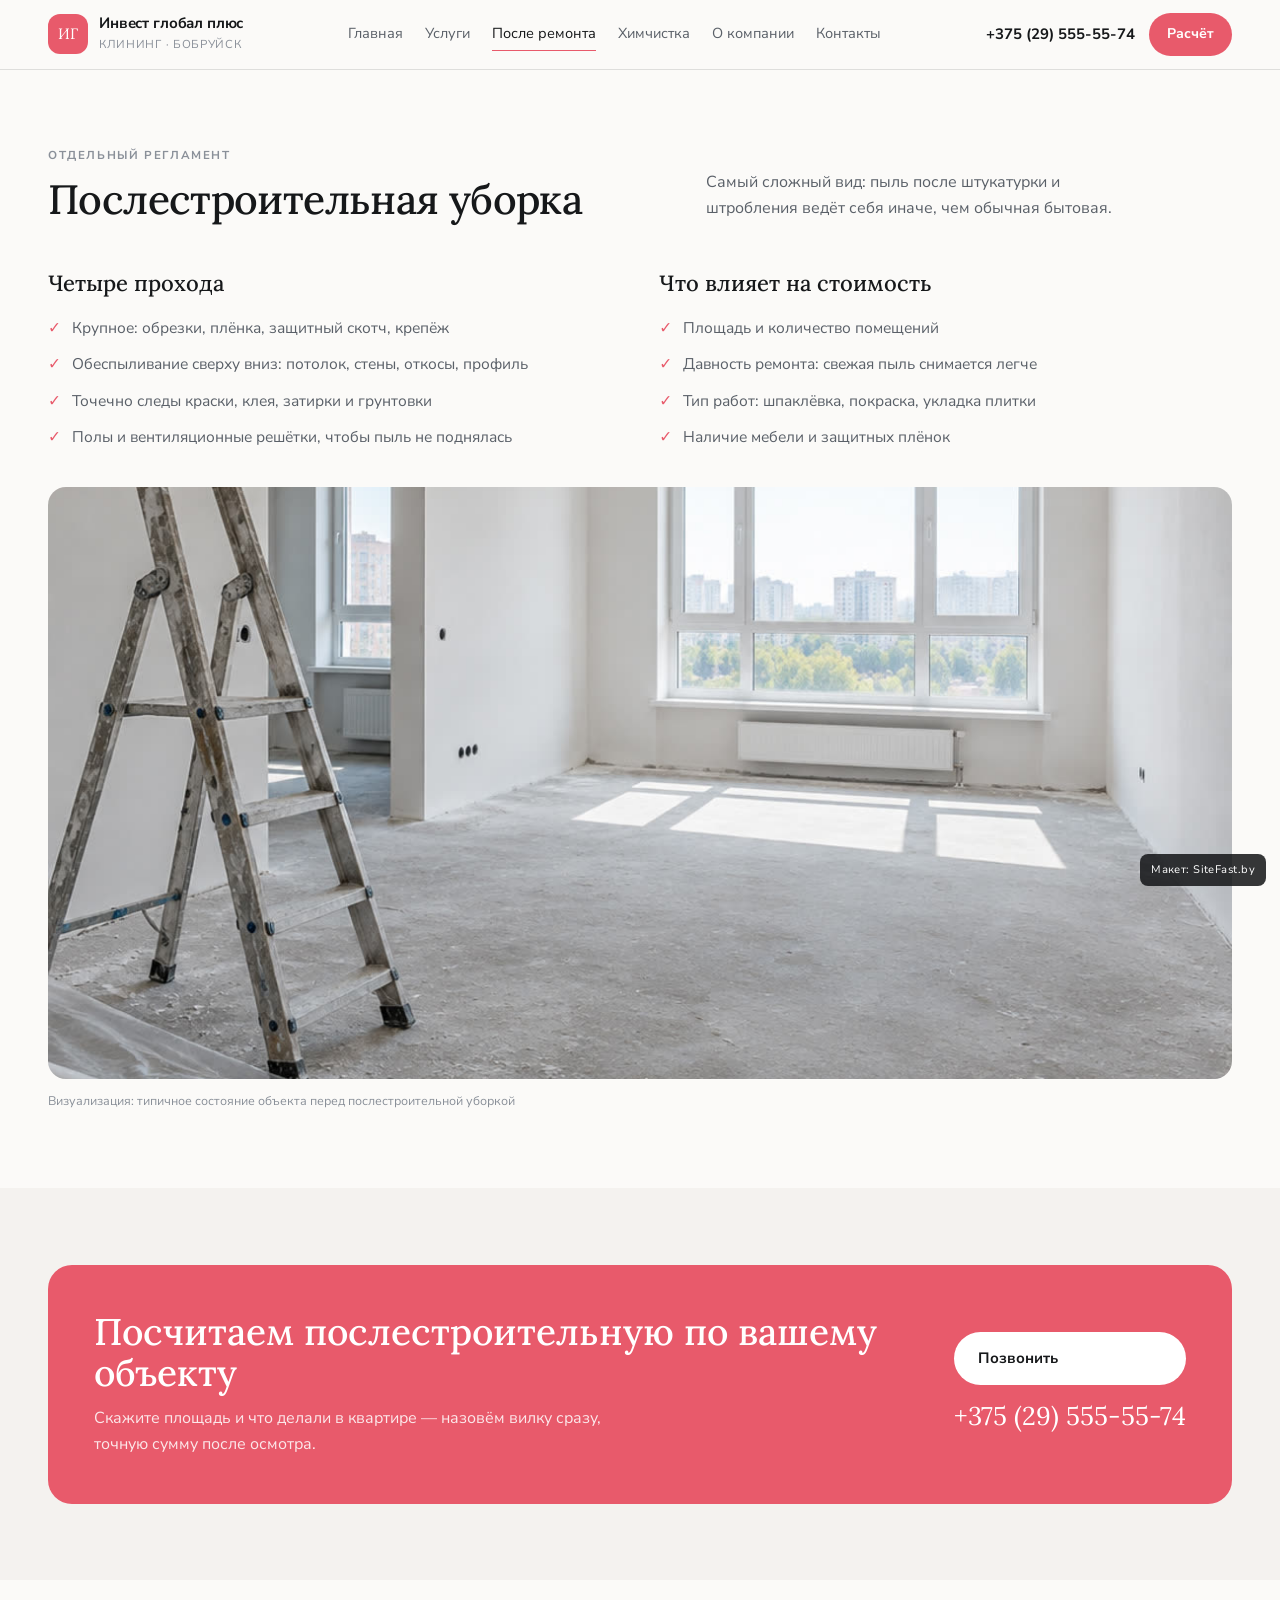
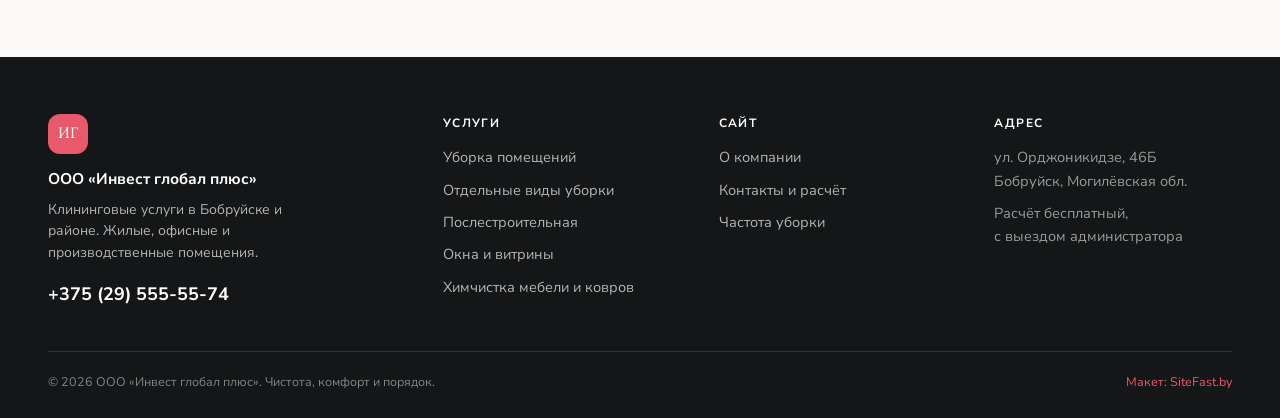
<file: posle-remonta.html>
<!DOCTYPE html>
<html lang="ru">
<head>
<meta charset="UTF-8">
<meta name="viewport" content="width=device-width, initial-scale=1.0">
<title>Послестроительная уборка в Бобруйске — четыре прохода | Инвест глобал плюс</title>
<meta name="description" content="Послестроительная уборка после ремонта в Бобруйске: обеспыливание, следы краски и клея, плёнка с окон. Что влияет на стоимость.">
<link rel="preconnect" href="https://fonts.googleapis.com">
<link rel="preconnect" href="https://fonts.gstatic.com" crossorigin>
<link href="https://fonts.googleapis.com/css2?family=Lora:ital,wght@0,400;0,500;0,600;1,400&family=Nunito+Sans:wght@300;400;600;700&display=swap" rel="stylesheet">
<link rel="stylesheet" href="assets/site.css">
</head>
<body>
<a class="skip" href="#main">К содержанию</a>
<header class="top">
  <div class="wrap bar">
    <a class="brand" href="index.html"><span class="brand__mark">ИГ</span><span class="brand__txt"><b>Инвест глобал плюс</b><i>клининг · Бобруйск</i></span></a>
    <nav class="nav" id="nav"><a href="index.html">Главная</a><a href="uslugi.html">Услуги</a><a href="posle-remonta.html" class="on">После ремонта</a><a href="himchistka.html">Химчистка</a><a href="about.html">О компании</a><a href="contacts.html">Контакты</a></nav>
    <div class="top__act">
      <a class="tel" href="tel:+375295555574">+375 (29) 555-55-74</a>
      <a class="btn btn--sm" href="contacts.html">Расчёт</a>
      <button class="burger" id="burger" aria-label="Меню" aria-expanded="false"><span></span><span></span></button>
    </div>
  </div>
</header>
<main id="main">
<section class="sec"><div class="wrap">
  <div class="hed"><div><div class="micro">Отдельный регламент</div><h2>Послестроительная уборка</h2></div>
  <p>Самый сложный вид: пыль после штукатурки и штробления ведёт себя иначе, чем обычная бытовая.</p></div>
  <div class="cols2">
    <div><h3 style="font-family:var(--serif);font-size:22px;font-weight:500">Четыре прохода</h3>
      <ul class="check" style="margin-top:14px"><li>Крупное: обрезки, плёнка, защитный скотч, крепёж</li><li>Обеспыливание сверху вниз: потолок, стены, откосы, профиль</li><li>Точечно следы краски, клея, затирки и грунтовки</li><li>Полы и вентиляционные решётки, чтобы пыль не поднялась</li></ul></div>
    <div><h3 style="font-family:var(--serif);font-size:22px;font-weight:500">Что влияет на стоимость</h3>
      <ul class="check" style="margin-top:14px"><li>Площадь и количество помещений</li><li>Давность ремонта: свежая пыль снимается легче</li><li>Тип работ: шпаклёвка, покраска, укладка плитки</li><li>Наличие мебели и защитных плёнок</li></ul></div>
  </div>
  <img src="assets/remont.jpg" alt="Помещение после ремонта" style="width:100%;border-radius:var(--r);margin-top:clamp(22px,3vw,38px);aspect-ratio:16/8;object-fit:cover" loading="lazy">
  <p style="font-size:12.5px;color:var(--ink3);margin-top:12px">Визуализация: типичное состояние объекта перед послестроительной уборкой</p>
</div></section>
<section class="sec sec--tint"><div class="wrap"><div class="cta">
  <div><h2>Посчитаем послестроительную по вашему объекту</h2><p>Скажите площадь и что делали в квартире — назовём вилку сразу, точную сумму после осмотра.</p></div>
  <div class="cta__b"><a class="btn btn--light" href="tel:+375295555574">Позвонить</a><a class="cta__phone" href="tel:+375295555574">+375 (29) 555-55-74</a></div>
</div></div></section>
</main>
<footer class="foot">
  <div class="wrap">
    <div class="foot__grid">
      <div class="foot__brand">
        <div class="brand__mark">ИГ</div>
        <b>ООО «Инвест глобал плюс»</b>
        <p>Клининговые услуги в Бобруйске и районе. Жилые, офисные и производственные помещения.</p>
        <a class="tel tel--foot" href="tel:+375295555574">+375 (29) 555-55-74</a>
      </div>
      <div><h4>Услуги</h4><ul>
        <li><a href="uslugi.html">Уборка помещений</a></li>
        <li><a href="uslugi.html#single">Отдельные виды уборки</a></li>
        <li><a href="posle-remonta.html">Послестроительная</a></li>
        <li><a href="uslugi.html#glass">Окна и витрины</a></li>
        <li><a href="himchistka.html">Химчистка мебели и ковров</a></li>
      </ul></div>
      <div><h4>Сайт</h4><ul>
        <li><a href="about.html">О компании</a></li>
        <li><a href="contacts.html">Контакты и расчёт</a></li>
        <li><a href="uslugi.html#freq">Частота уборки</a></li>
      </ul></div>
      <div><h4>Адрес</h4><ul class="foot__addr">
        <li>ул. Орджоникидзе, 46Б<br>Бобруйск, Могилёвская обл.</li>
        <li>Расчёт бесплатный,<br>с выездом администратора</li>
      </ul></div>
    </div>
    <div class="foot__bottom">
      <span>© 2026 ООО «Инвест глобал плюс». Чистота, комфорт и порядок.</span>
      <span class="wm">Макет: SiteFast.by</span>
    </div>
  </div>
</footer>
<div class="stamp">Макет: SiteFast.by</div>
<script src="assets/site.js"></script>
</body>
</html>
</file>
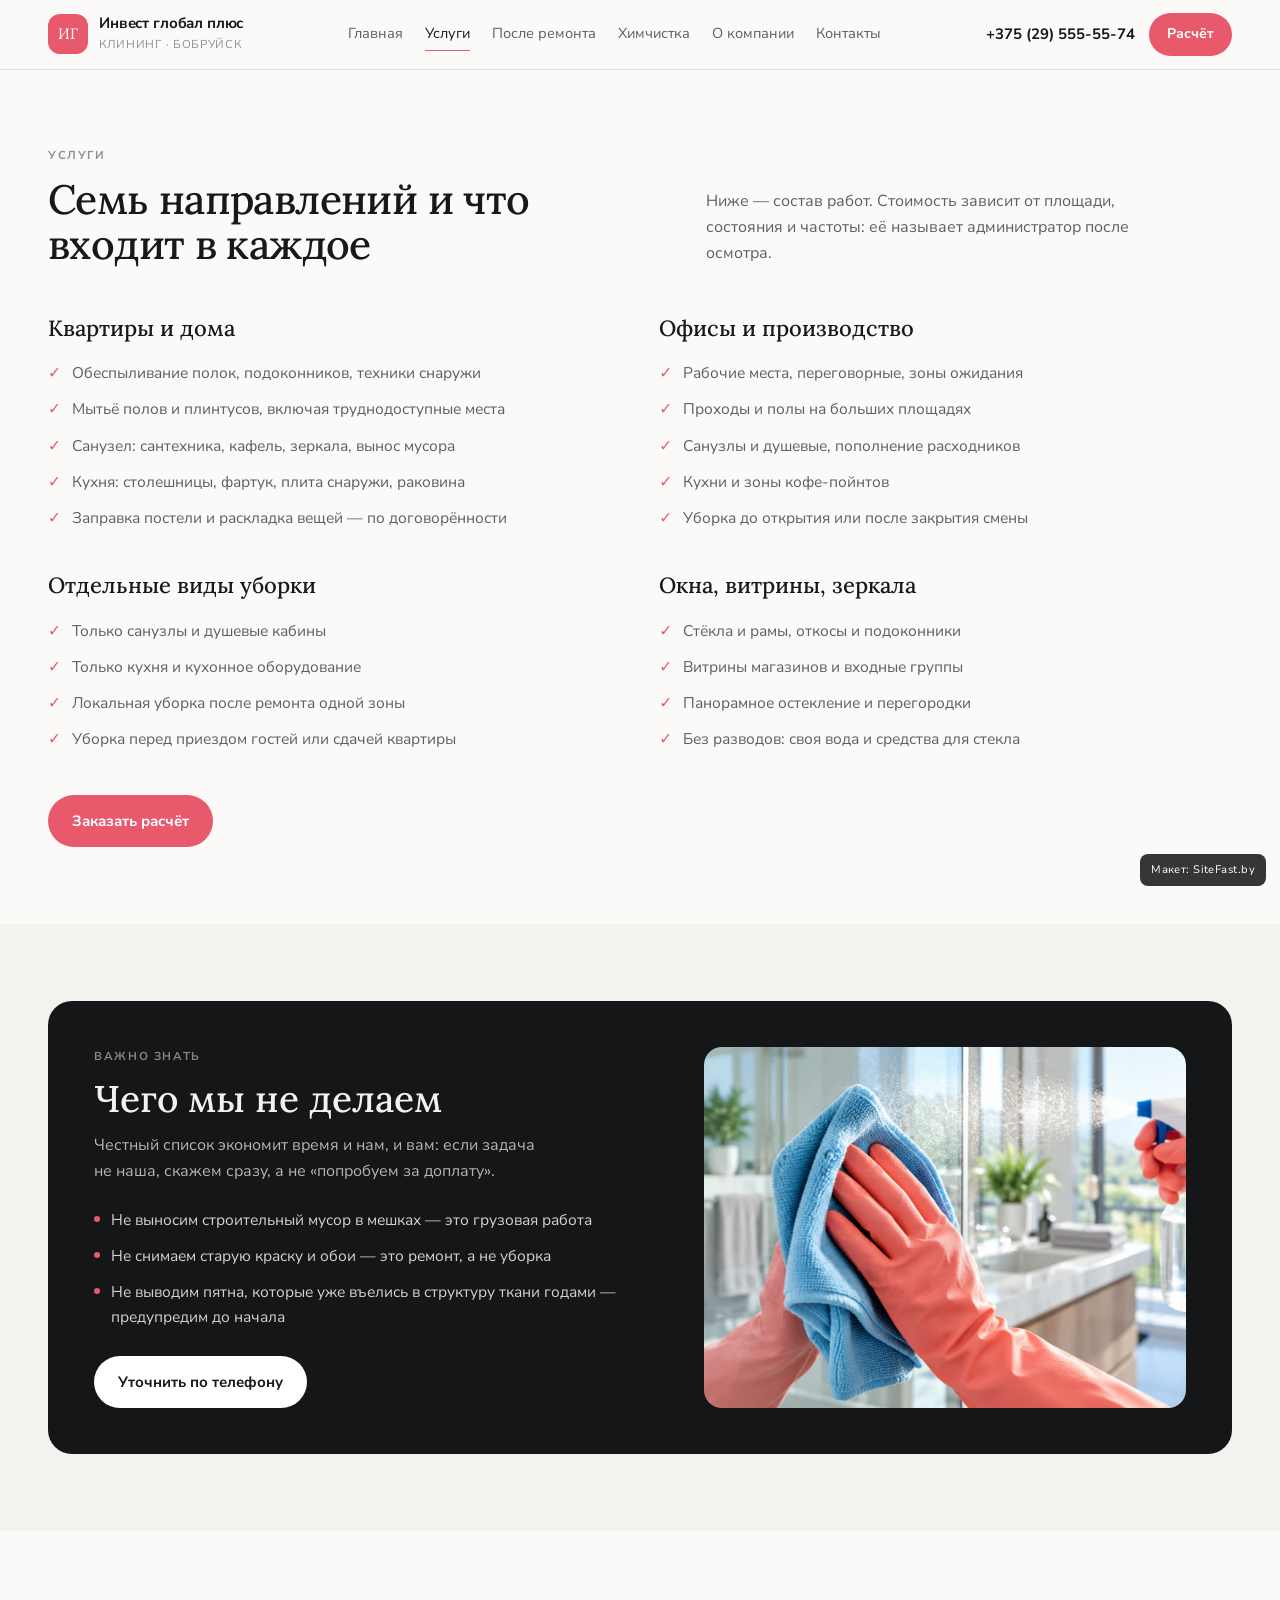
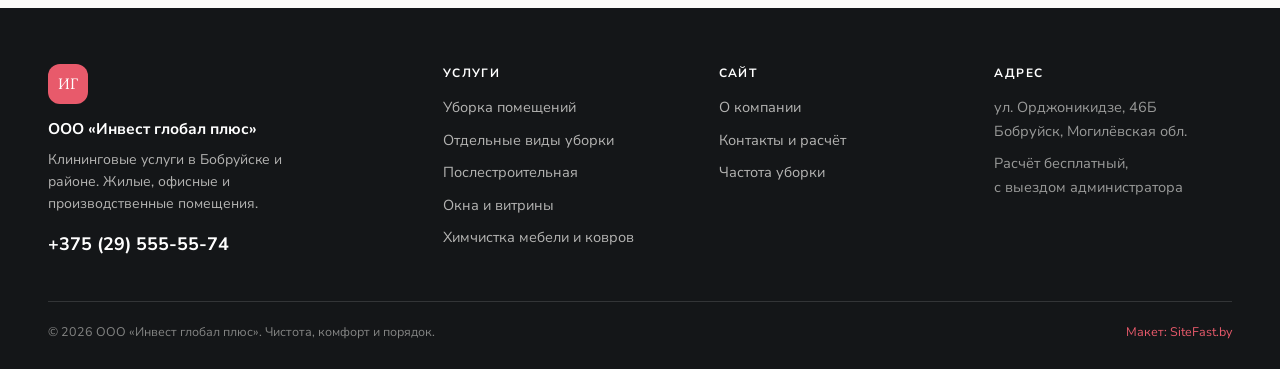
<file: uslugi.html>
<!DOCTYPE html>
<html lang="ru">
<head>
<meta charset="UTF-8">
<meta name="viewport" content="width=device-width, initial-scale=1.0">
<title>Услуги клининга в Бобруйске — уборка помещений | Инвест глобал плюс</title>
<meta name="description" content="Уборка квартир, домов, офисов и производственных помещений в Бобруйске: состав работ, отдельные виды уборки, окна и витрины. Бесплатный расчёт.">
<link rel="preconnect" href="https://fonts.googleapis.com">
<link rel="preconnect" href="https://fonts.gstatic.com" crossorigin>
<link href="https://fonts.googleapis.com/css2?family=Lora:ital,wght@0,400;0,500;0,600;1,400&family=Nunito+Sans:wght@300;400;600;700&display=swap" rel="stylesheet">
<link rel="stylesheet" href="assets/site.css">
</head>
<body>
<a class="skip" href="#main">К содержанию</a>
<header class="top">
  <div class="wrap bar">
    <a class="brand" href="index.html"><span class="brand__mark">ИГ</span><span class="brand__txt"><b>Инвест глобал плюс</b><i>клининг · Бобруйск</i></span></a>
    <nav class="nav" id="nav"><a href="index.html">Главная</a><a href="uslugi.html" class="on">Услуги</a><a href="posle-remonta.html">После ремонта</a><a href="himchistka.html">Химчистка</a><a href="about.html">О компании</a><a href="contacts.html">Контакты</a></nav>
    <div class="top__act">
      <a class="tel" href="tel:+375295555574">+375 (29) 555-55-74</a>
      <a class="btn btn--sm" href="contacts.html">Расчёт</a>
      <button class="burger" id="burger" aria-label="Меню" aria-expanded="false"><span></span><span></span></button>
    </div>
  </div>
</header>
<main id="main">
<section class="sec"><div class="wrap">
  <div class="hed"><div><div class="micro">Услуги</div><h2>Семь направлений и что входит в каждое</h2></div>
  <p>Ниже — состав работ. Стоимость зависит от площади, состояния и частоты: её называет администратор после осмотра.</p></div>
  <div class="cols2">
    <div id="home"><h3 style="font-family:var(--serif);font-size:22px;font-weight:500">Квартиры и дома</h3>
      <ul class="check" style="margin-top:14px"><li>Обеспыливание полок, подоконников, техники снаружи</li><li>Мытьё полов и плинтусов, включая труднодоступные места</li><li>Санузел: сантехника, кафель, зеркала, вынос мусора</li><li>Кухня: столешницы, фартук, плита снаружи, раковина</li><li>Заправка постели и раскладка вещей — по договорённости</li></ul></div>
    <div id="prod"><h3 style="font-family:var(--serif);font-size:22px;font-weight:500">Офисы и производство</h3>
      <ul class="check" style="margin-top:14px"><li>Рабочие места, переговорные, зоны ожидания</li><li>Проходы и полы на больших площадях</li><li>Санузлы и душевые, пополнение расходников</li><li>Кухни и зоны кофе-пойнтов</li><li>Уборка до открытия или после закрытия смены</li></ul></div>
  </div>
  <div class="cols2" style="margin-top:clamp(24px,3vw,44px)">
    <div id="single"><h3 style="font-family:var(--serif);font-size:22px;font-weight:500">Отдельные виды уборки</h3>
      <ul class="check" style="margin-top:14px"><li>Только санузлы и душевые кабины</li><li>Только кухня и кухонное оборудование</li><li>Локальная уборка после ремонта одной зоны</li><li>Уборка перед приездом гостей или сдачей квартиры</li></ul></div>
    <div id="glass"><h3 style="font-family:var(--serif);font-size:22px;font-weight:500">Окна, витрины, зеркала</h3>
      <ul class="check" style="margin-top:14px"><li>Стёкла и рамы, откосы и подоконники</li><li>Витрины магазинов и входные группы</li><li>Панорамное остекление и перегородки</li><li>Без разводов: своя вода и средства для стекла</li></ul></div>
  </div>
  <div style="margin-top:clamp(26px,3.4vw,46px)"><a class="btn" href="contacts.html">Заказать расчёт</a></div>
</div></section>
<section class="sec sec--tint"><div class="wrap"><div class="dark">
  <div><div class="micro">Важно знать</div><h2>Чего мы не делаем</h2>
  <p>Честный список экономит время и нам, и вам: если задача не наша, скажем сразу, а не «попробуем за доплату».</p>
  <ul><li>Не выносим строительный мусор в мешках — это грузовая работа</li><li>Не снимаем старую краску и обои — это ремонт, а не уборка</li><li>Не выводим пятна, которые уже въелись в структуру ткани годами — предупредим до начала</li></ul>
  <div class="dark__act"><a class="btn btn--light" href="tel:+375295555574">Уточнить по телефону</a></div></div>
  <img src="assets/process.jpg" alt="Уборка стеклянной поверхности" loading="lazy">
</div></div></section>
</main>
<footer class="foot">
  <div class="wrap">
    <div class="foot__grid">
      <div class="foot__brand">
        <div class="brand__mark">ИГ</div>
        <b>ООО «Инвест глобал плюс»</b>
        <p>Клининговые услуги в Бобруйске и районе. Жилые, офисные и производственные помещения.</p>
        <a class="tel tel--foot" href="tel:+375295555574">+375 (29) 555-55-74</a>
      </div>
      <div><h4>Услуги</h4><ul>
        <li><a href="uslugi.html">Уборка помещений</a></li>
        <li><a href="uslugi.html#single">Отдельные виды уборки</a></li>
        <li><a href="posle-remonta.html">Послестроительная</a></li>
        <li><a href="uslugi.html#glass">Окна и витрины</a></li>
        <li><a href="himchistka.html">Химчистка мебели и ковров</a></li>
      </ul></div>
      <div><h4>Сайт</h4><ul>
        <li><a href="about.html">О компании</a></li>
        <li><a href="contacts.html">Контакты и расчёт</a></li>
        <li><a href="uslugi.html#freq">Частота уборки</a></li>
      </ul></div>
      <div><h4>Адрес</h4><ul class="foot__addr">
        <li>ул. Орджоникидзе, 46Б<br>Бобруйск, Могилёвская обл.</li>
        <li>Расчёт бесплатный,<br>с выездом администратора</li>
      </ul></div>
    </div>
    <div class="foot__bottom">
      <span>© 2026 ООО «Инвест глобал плюс». Чистота, комфорт и порядок.</span>
      <span class="wm">Макет: SiteFast.by</span>
    </div>
  </div>
</footer>
<div class="stamp">Макет: SiteFast.by</div>
<script src="assets/site.js"></script>
</body>
</html>
</file>
<file: assets/site.css>
:root{
  --bg:#FBFAF8; --card:#FFFFFF; --ink:#16181A; --ink2:#5A6068; --ink3:#8A9099;
  --line:rgba(22,24,26,.12); --coral:#E85A6B; --coral-d:#C9414F; --coral-soft:#FDEEF0;
  --dark:#141618; --dark2:#1C1F22;
  --serif:'Lora',Georgia,serif; --sans:'Nunito Sans',system-ui,sans-serif;
  --pad:clamp(16px,4vw,48px); --r:18px;
}
*{box-sizing:border-box;margin:0;padding:0}
html{scroll-behavior:smooth}
body{background:var(--bg);color:var(--ink);font-family:var(--sans);font-size:16.5px;line-height:1.62;-webkit-font-smoothing:antialiased}
img{max-width:100%;display:block}
a{color:inherit;text-decoration:none}
ul{list-style:none}
.wrap{max-width:1280px;margin-inline:auto;padding-inline:var(--pad)}
.skip{position:absolute;left:-9999px}
.skip:focus{left:8px;top:8px;background:#fff;padding:10px;z-index:99;border-radius:8px}

/* ---------- шапка ---------- */
.top{position:sticky;top:0;z-index:50;background:rgba(251,250,248,.92);backdrop-filter:blur(12px);border-bottom:1px solid var(--line)}
.bar{display:flex;align-items:center;justify-content:space-between;gap:18px;padding-block:13px}
.brand{display:flex;align-items:center;gap:11px;flex-shrink:0}
.brand__mark{width:40px;height:40px;border-radius:12px;background:var(--coral);color:#fff;display:grid;place-items:center;font-family:var(--serif);font-size:15px;letter-spacing:.02em;flex-shrink:0}
.brand__txt b{display:block;font-size:15px;font-weight:700;letter-spacing:-.01em;line-height:1.15}
.brand__txt i{display:block;font-style:normal;font-size:11.5px;color:var(--ink3);letter-spacing:.06em;text-transform:uppercase;margin-top:3px}
.nav{display:flex;gap:22px;font-size:14.5px}
.nav a{color:var(--ink2);padding-block:4px;border-bottom:1.5px solid transparent;transition:.2s}
.nav a:hover{color:var(--ink)}
.nav a.on{color:var(--ink);border-color:var(--coral)}
.top__act{display:flex;align-items:center;gap:14px}
.tel{font-weight:700;font-size:15px;white-space:nowrap}
.tel:hover{color:var(--coral-d)}
.btn{display:inline-flex;align-items:center;gap:9px;background:var(--coral);color:#fff;border:0;border-radius:999px;padding:14px 24px;font-family:var(--sans);font-size:15px;font-weight:700;cursor:pointer;transition:transform .18s,background .2s}
.btn:hover{background:var(--coral-d);transform:translateY(-1px)}
.btn--sm{padding:10px 18px;font-size:14px}
.btn--ghost{background:transparent;color:var(--ink);border:1.5px solid var(--line)}
.btn--ghost:hover{background:#fff;border-color:var(--ink)}
.btn--light{background:#fff;color:var(--ink)}
.btn--light:hover{background:var(--coral-soft)}
.burger{display:none;width:42px;height:42px;border:1px solid var(--line);border-radius:11px;background:#fff;cursor:pointer;position:relative}
.burger span{position:absolute;left:11px;width:20px;height:2px;background:var(--ink);transition:.2s}
.burger span:nth-child(1){top:16px}
.burger span:nth-child(2){top:23px}
.burger.open span:nth-child(1){transform:translateY(3.5px) rotate(45deg)}
.burger.open span:nth-child(2){transform:translateY(-3.5px) rotate(-45deg)}

/* ---------- hero ---------- */
.hero{padding-block:clamp(28px,4.5vw,64px) clamp(34px,5vw,72px);overflow:hidden}
.hero__g{display:grid;grid-template-columns:minmax(0,1.02fr) minmax(0,.98fr);gap:clamp(22px,3.6vw,54px);align-items:center}
.eyebrow{font-size:12px;font-weight:700;letter-spacing:.13em;text-transform:uppercase;color:var(--coral-d);display:flex;align-items:center;gap:9px}
.eyebrow::before{content:"";width:26px;height:1.5px;background:var(--coral)}
.hero h1{font-family:var(--serif);font-size:clamp(34px,4.6vw,62px);line-height:1.06;letter-spacing:-.02em;font-weight:500;margin-top:18px}
.hero h1 em{font-style:italic;color:var(--coral-d)}
.hero__sub{margin-top:20px;font-size:clamp(16px,1.3vw,18.5px);color:var(--ink2);max-width:46ch;line-height:1.6}
.hero__cta{display:flex;flex-wrap:wrap;gap:12px;margin-top:26px}
.hero__trust{display:grid;grid-template-columns:1fr 1fr;gap:12px 22px;margin-top:30px;padding-top:24px;border-top:1px solid var(--line);font-size:14.5px;color:var(--ink2)}
.hero__trust li{display:flex;gap:9px;align-items:flex-start}
.hero__trust svg{flex-shrink:0;margin-top:3px}
.hero__fig{position:relative}
.hero__fig img{border-radius:calc(var(--r) + 8px);aspect-ratio:4/3.2;object-fit:cover;width:100%;box-shadow:0 26px 60px -34px rgba(20,22,24,.45)}
.hero__offer{position:absolute;left:-14px;bottom:-16px;background:#fff;border-radius:14px;padding:16px 18px;box-shadow:0 20px 46px -26px rgba(20,22,24,.5);max-width:280px}
.hero__offer b{display:block;font-family:var(--serif);font-size:17px;line-height:1.25}
.hero__offer span{display:block;font-size:12.5px;color:var(--ink3);margin-top:6px;line-height:1.45}
.hero__cap{font-size:12px;color:var(--ink3);margin-top:26px;text-align:right}

/* ---------- секции ---------- */
.sec{padding-block:clamp(44px,6vw,86px)}
.sec--tint{background:#F4F2EF}
.hed{display:grid;grid-template-columns:minmax(0,1fr) minmax(0,.85fr);gap:clamp(16px,3vw,44px);align-items:end;margin-bottom:clamp(24px,3.4vw,44px)}
.hed h2{font-family:var(--serif);font-size:clamp(26px,3.2vw,42px);line-height:1.1;font-weight:500;letter-spacing:-.015em;margin-top:12px}
.hed p{color:var(--ink2);font-size:16px;max-width:44ch}
.micro{font-size:11.5px;letter-spacing:.14em;text-transform:uppercase;color:var(--ink3);font-weight:700}
.lead{font-size:clamp(17px,1.4vw,19px);color:var(--ink2);max-width:56ch}

/* ---------- услуги строками ---------- */
.svc{display:grid;gap:0;border-top:1px solid var(--line)}
.svc__row{display:grid;grid-template-columns:56px minmax(0,1.05fr) minmax(0,1.35fr) 132px;gap:clamp(12px,2.4vw,30px);align-items:center;padding:22px 0;border-bottom:1px solid var(--line);transition:background .2s}
.svc__row:hover{background:#fff}
.svc__n{font-family:var(--serif);font-size:15px;color:var(--coral-d)}
.svc__t{font-family:var(--serif);font-size:clamp(19px,1.7vw,23px);line-height:1.2;font-weight:500}
.svc__d{color:var(--ink2);font-size:15px}
.svc__img{width:132px;height:86px;border-radius:12px;object-fit:cover}
.svc__row--noimg{grid-template-columns:56px minmax(0,1.05fr) minmax(0,1.6fr)}
@media(max-width:900px){.svc__row,.svc__row--noimg{grid-template-columns:40px 1fr;gap:10px 14px}.svc__img{display:none}.svc__d{grid-column:2}}

/* ---------- тёмный блок ---------- */
.dark{background:var(--dark);color:#F2F1EE;border-radius:calc(var(--r) + 6px);padding:clamp(24px,3.6vw,52px);display:grid;grid-template-columns:minmax(0,1fr) minmax(0,.85fr);gap:clamp(22px,3.4vw,50px);align-items:center}
.dark h2{font-family:var(--serif);font-size:clamp(24px,2.9vw,38px);line-height:1.12;font-weight:500;margin-top:12px}
.dark p{color:rgba(242,241,238,.72);font-size:16px;margin-top:14px;max-width:46ch}
.dark .micro{color:rgba(242,241,238,.5)}
.dark ul{margin-top:22px;display:grid;gap:11px}
.dark li{display:flex;gap:11px;font-size:15.5px;color:rgba(242,241,238,.86)}
.dark li::before{content:"";width:6px;height:6px;border-radius:50%;background:var(--coral);flex-shrink:0;margin-top:9px}
.dark img{border-radius:var(--r);aspect-ratio:4/3;object-fit:cover;width:100%}
.dark__act{margin-top:26px}

/* ---------- шаги ---------- */
.steps{display:grid;grid-template-columns:repeat(4,minmax(0,1fr));gap:clamp(14px,2vw,26px);counter-reset:s}
.step{padding-top:20px;border-top:2px solid var(--line);position:relative}
.step::before{counter-increment:s;content:"0" counter(s);position:absolute;top:-2px;left:0;background:var(--bg);padding-right:10px;transform:translateY(-50%);font-family:var(--serif);font-size:13px;color:var(--coral-d)}
.step h3{font-family:var(--serif);font-size:19px;font-weight:500;line-height:1.25}
.step p{color:var(--ink2);font-size:14.5px;margin-top:9px}

/* ---------- частота ---------- */
.freq{width:100%;border-collapse:collapse;font-size:15.5px;background:#fff;border-radius:var(--r);overflow:hidden}
.freq th,.freq td{padding:15px 18px;text-align:left;border-bottom:1px solid var(--line)}
.freq th{font-size:12px;letter-spacing:.1em;text-transform:uppercase;color:var(--ink3);font-weight:700;background:#F8F7F5}
.freq tr:last-child td{border-bottom:0}
.freq td:last-child{font-weight:700;color:var(--coral-d)}

/* ---------- карточки-фото ---------- */
.tiles{display:grid;grid-template-columns:repeat(3,minmax(0,1fr));gap:clamp(14px,2vw,24px)}
.tile{background:#fff;border-radius:var(--r);overflow:hidden;border:1px solid var(--line);display:flex;flex-direction:column}
.tile img{aspect-ratio:16/11;object-fit:cover;width:100%}
.tile__b{padding:18px 20px 22px}
.tile h3{font-family:var(--serif);font-size:19px;font-weight:500;line-height:1.25}
.tile p{color:var(--ink2);font-size:14.5px;margin-top:8px}

/* ---------- списки ---------- */
.cols2{display:grid;grid-template-columns:1fr 1fr;gap:clamp(18px,3vw,40px)}
.check{display:grid;gap:11px}
.check li{display:flex;gap:11px;font-size:15.5px;color:var(--ink2)}
.check li::before{content:"✓";color:var(--coral);font-weight:700;flex-shrink:0}

/* ---------- форма ---------- */
.form{background:#fff;border:1px solid var(--line);border-radius:var(--r);padding:clamp(20px,2.6vw,34px);display:grid;gap:14px}
.form h3{font-family:var(--serif);font-size:22px;font-weight:500}
.field{display:grid;gap:6px}
.field label{font-size:12.5px;font-weight:700;letter-spacing:.04em;text-transform:uppercase;color:var(--ink3)}
.field input,.field select,.field textarea{font-family:var(--sans);font-size:15.5px;padding:12px 14px;border:1.5px solid var(--line);border-radius:11px;background:#FCFBFA;color:var(--ink);width:100%}
.field input:focus,.field select:focus,.field textarea:focus{outline:none;border-color:var(--coral)}
.field.err input,.field.err select{border-color:var(--coral);background:var(--coral-soft)}
.form__note{font-size:12.5px;color:var(--ink3)}
.toast{background:#E9F7EE;border:1px solid #BFE5CC;color:#1F6B3E;border-radius:11px;padding:12px 14px;font-size:14px;display:none}
.toast.on{display:block}

/* ---------- вопросы ---------- */
.qa{border-top:1px solid var(--line)}
.qa details{border-bottom:1px solid var(--line)}
.qa summary{list-style:none;cursor:pointer;padding:19px 0;display:flex;justify-content:space-between;gap:18px;font-family:var(--serif);font-size:clamp(16px,1.5vw,19px);font-weight:500}
.qa summary::-webkit-details-marker{display:none}
.qa summary::after{content:"+";color:var(--coral);font-size:22px;line-height:1;transition:.2s}
.qa details[open] summary::after{transform:rotate(45deg)}
.qa p{padding:0 0 20px;color:var(--ink2);font-size:15.5px;max-width:72ch}

/* ---------- CTA ---------- */
.cta{background:var(--coral);color:#fff;border-radius:calc(var(--r) + 6px);padding:clamp(26px,3.6vw,54px);display:grid;grid-template-columns:minmax(0,1fr) auto;gap:24px;align-items:center}
.cta h2{font-family:var(--serif);font-size:clamp(24px,2.9vw,38px);font-weight:500;line-height:1.12}
.cta p{color:rgba(255,255,255,.86);margin-top:12px;font-size:16px;max-width:52ch}
.cta__b{display:flex;flex-direction:column;gap:10px}
.cta .btn--light{white-space:nowrap}
.cta__phone{font-family:var(--serif);font-size:clamp(20px,2vw,26px);color:#fff;text-align:right}

/* ---------- футер ---------- */
.foot{background:var(--dark);color:rgba(242,241,238,.72);padding-block:clamp(34px,4.4vw,62px) 26px;margin-top:clamp(44px,6vw,86px)}
.foot__grid{display:grid;grid-template-columns:minmax(0,1.5fr) repeat(3,minmax(0,1fr));gap:clamp(20px,3vw,40px)}
.foot__brand b{display:block;color:#fff;font-size:15.5px;margin:12px 0 8px}
.foot__brand p{font-size:14px;line-height:1.55;max-width:34ch}
.foot h4{color:#fff;font-size:12px;letter-spacing:.12em;text-transform:uppercase;margin-bottom:13px}
.foot li{font-size:14.5px;margin-bottom:9px}
.foot a:hover{color:#fff}
.foot__addr li{color:rgba(242,241,238,.6)}
.tel--foot{display:inline-block;margin-top:16px;color:#fff;font-size:18px}
.foot__bottom{display:flex;justify-content:space-between;gap:16px;flex-wrap:wrap;border-top:1px solid rgba(242,241,238,.14);margin-top:clamp(26px,3.4vw,42px);padding-top:20px;font-size:12.5px;color:rgba(242,241,238,.5)}
.wm{color:var(--coral)}
.stamp{position:fixed;right:14px;bottom:14px;z-index:60;background:rgba(20,22,24,.86);color:#fff;font-size:11px;letter-spacing:.04em;padding:7px 11px;border-radius:8px;pointer-events:none}

@media(max-width:1024px){
  .hero__g,.dark,.cta{grid-template-columns:1fr}
  .steps{grid-template-columns:1fr 1fr}
  .tiles{grid-template-columns:1fr 1fr}
  .foot__grid{grid-template-columns:1fr 1fr}
  .nav{display:none;position:absolute;top:100%;left:0;right:0;background:#fff;flex-direction:column;padding:18px var(--pad);gap:4px;border-bottom:1px solid var(--line)}
  .nav.open{display:flex}
  .nav a{padding:11px 0;border-bottom:1px solid var(--line)}
  .burger{display:block}
  .top .tel{display:none}
}
@media(max-width:680px){
  .hero__trust,.cols2,.steps,.tiles,.foot__grid{grid-template-columns:1fr}
  .hero__offer{position:static;margin-top:16px;max-width:none}
  .cta{grid-template-columns:1fr}
  .cta__phone{text-align:left}
  .hed{grid-template-columns:1fr}
  .svc__row{padding:18px 0}
}

/* таблица частоты — свой скролл на узких экранах */
.tblWrap{overflow-x:auto;-webkit-overflow-scrolling:touch;border-radius:var(--r)}
.tblWrap .freq{min-width:620px}
</file>
